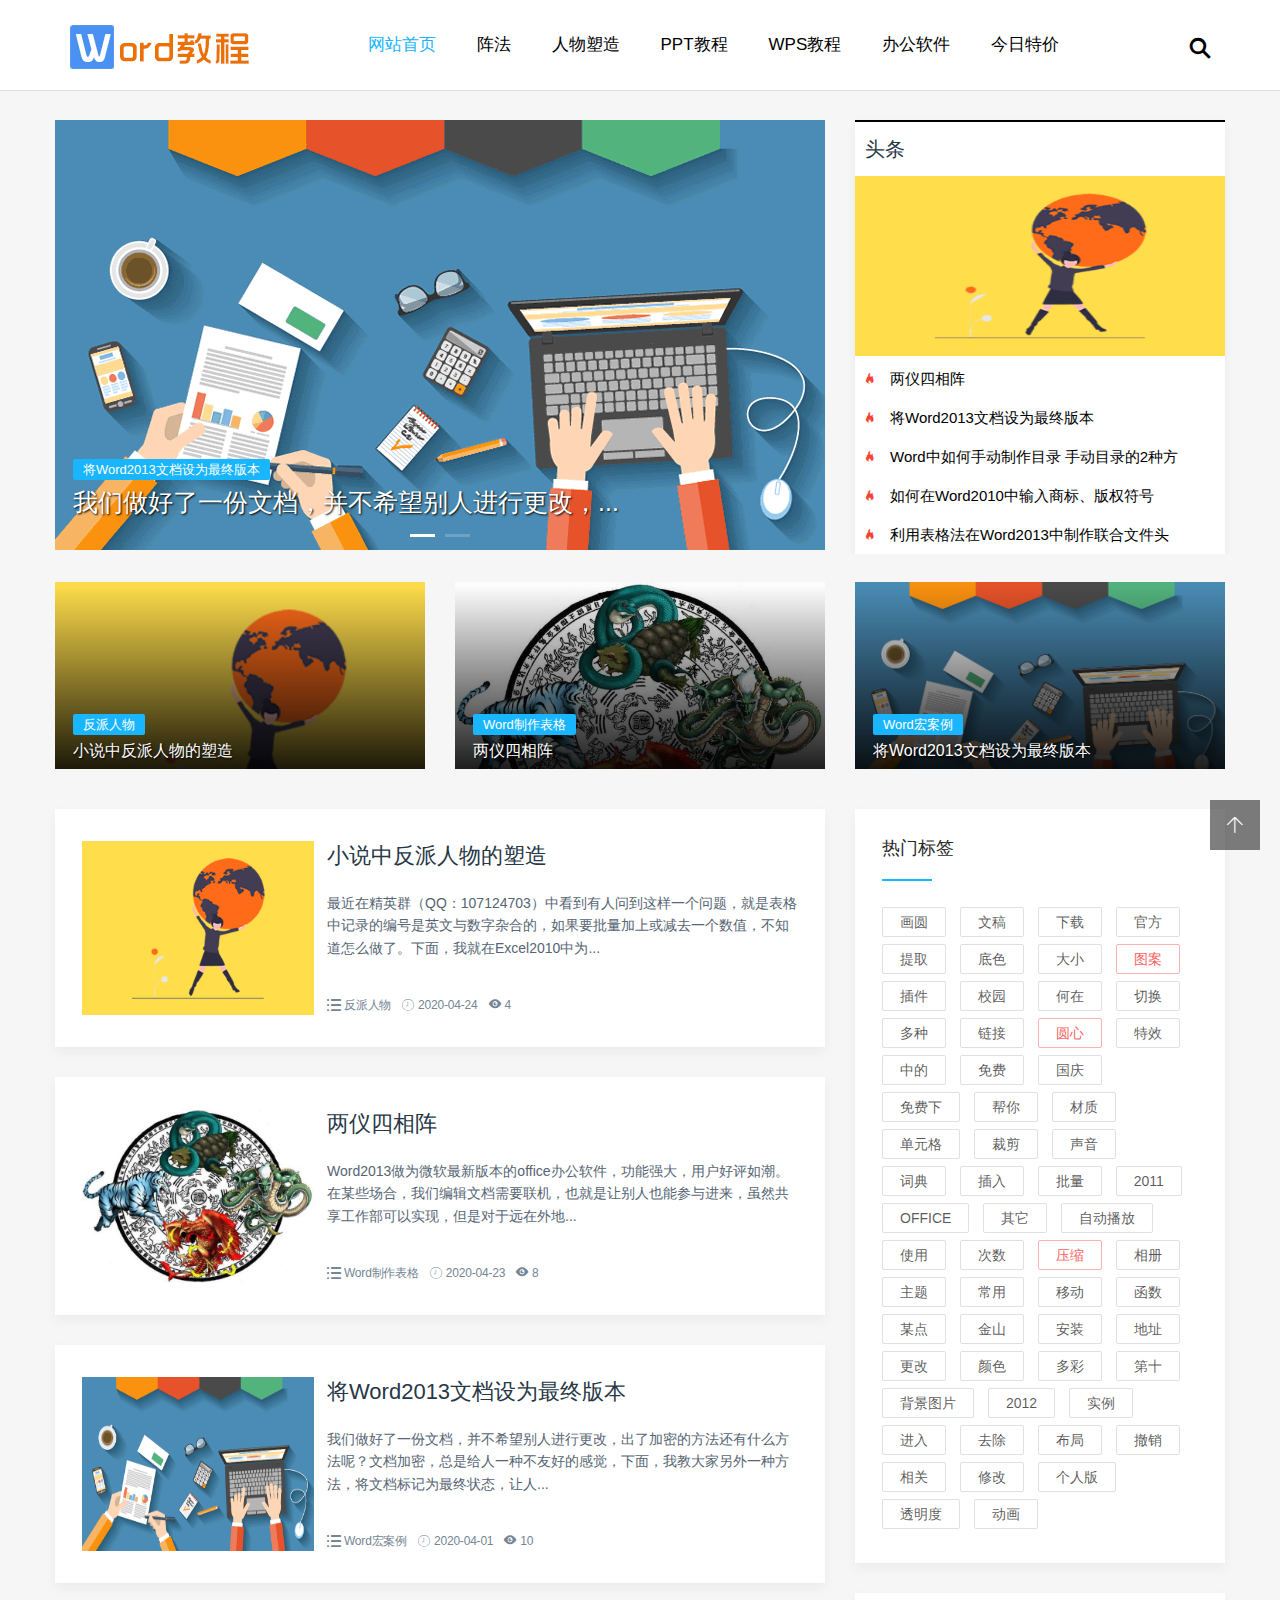
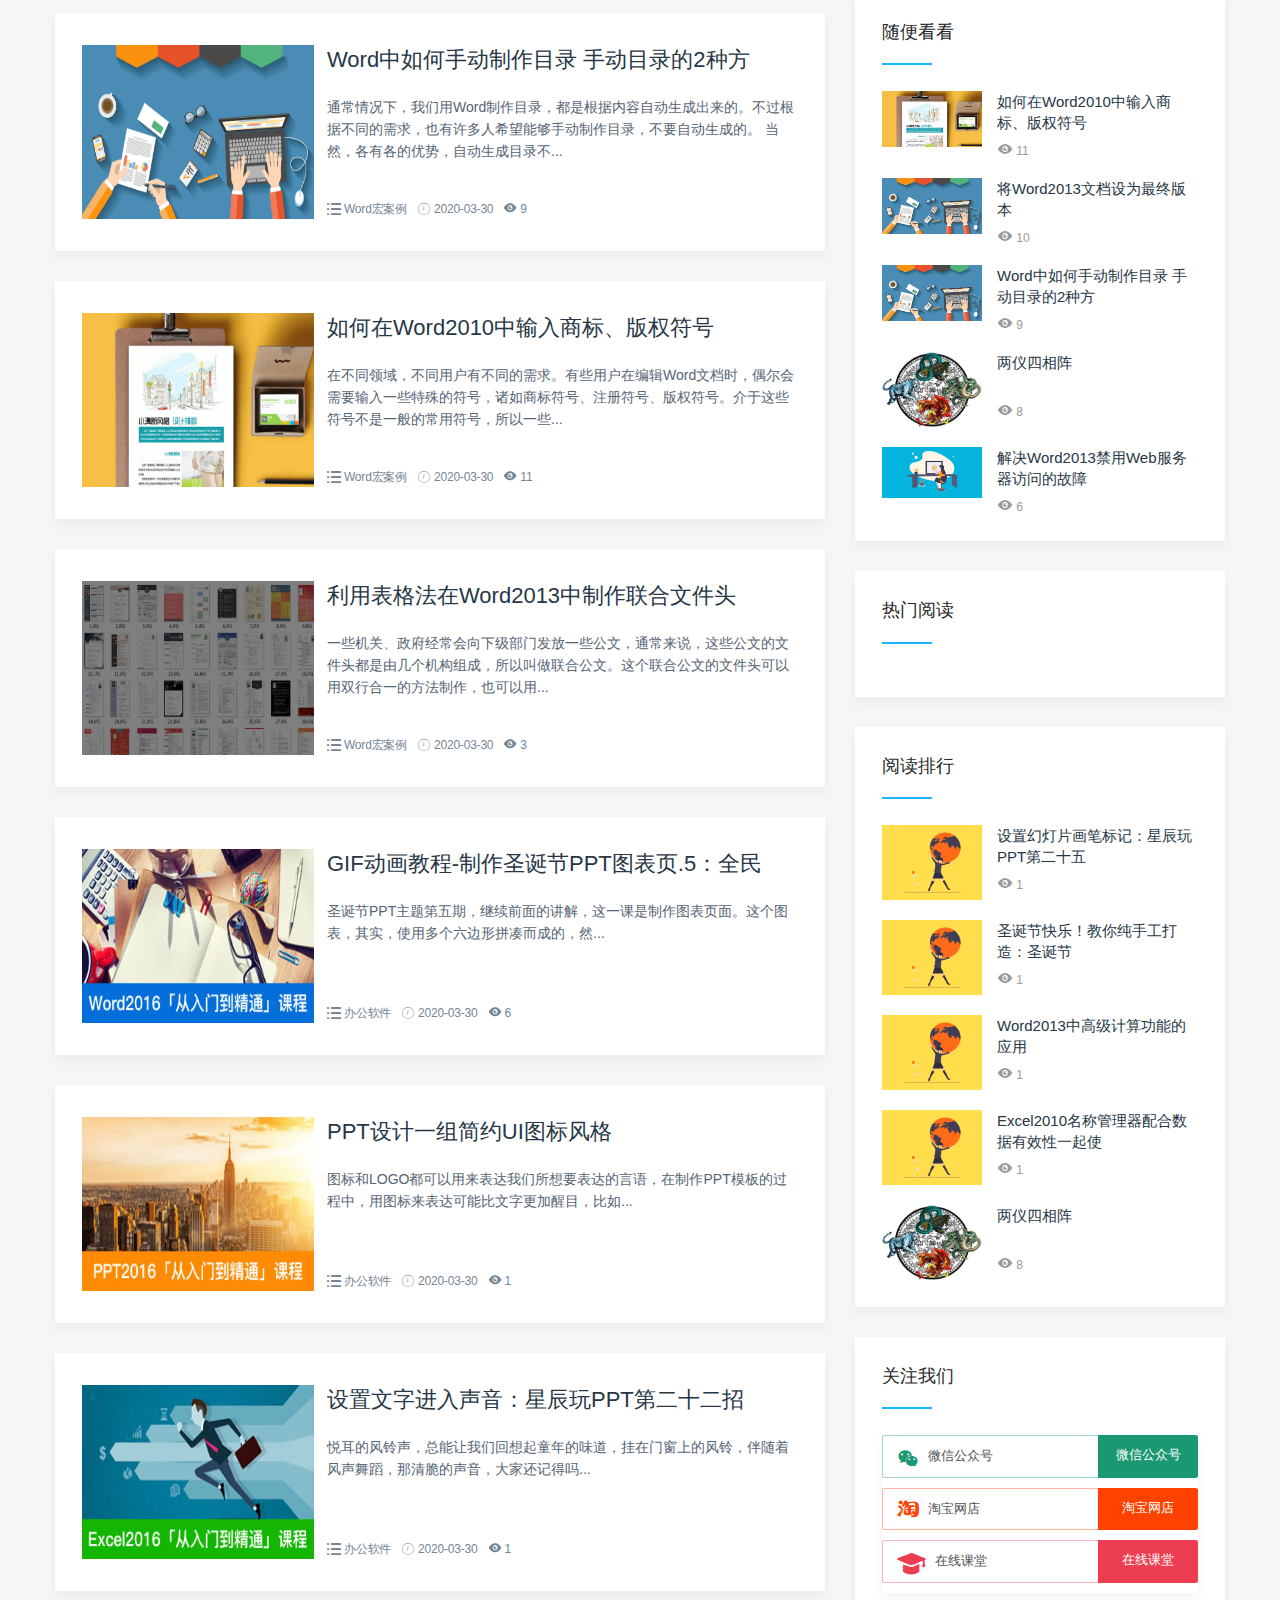
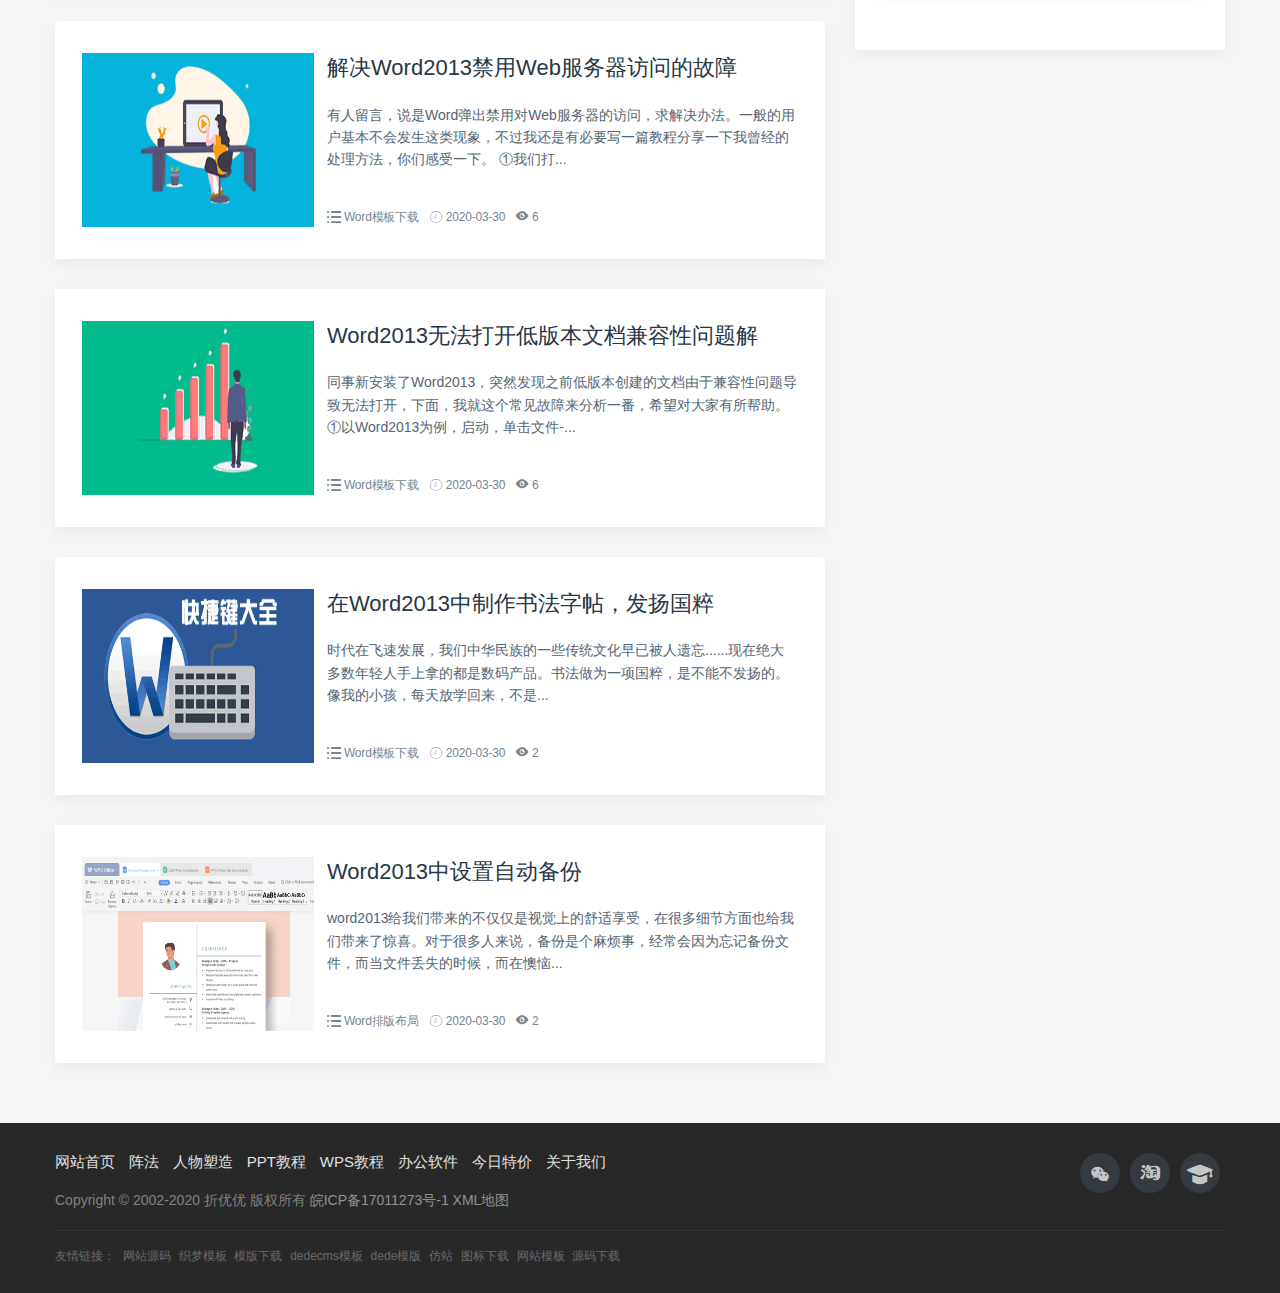
<file: whale/src/main/resources/static/index.html>
<!doctype html>
<html>
<head>
<meta charset="utf-8">
<meta name="viewport" content="initial-scale=1.0,user-scalable=no,maximum-scale=1,width=device-width">
<meta http-equiv="Cache-Control" content="no-transform" />
<meta http-equiv="Cache-Control" content="no-siteapp" />
<meta name="applicable-device" content="pc,mobile">
<meta name="author" content="order by">
<title>折优优</title>
<meta name="keywords" content="" />
<meta name="description" content="折优优 网站定制，wordpress模板" />
<link href="css/swiper.min.css" rel="stylesheet" type="text/css">
<link href="css/mian.css" rel="stylesheet" type="text/css">
<link rel="stylesheet" href="css/iconfont.css">
</head>
<body>
<div class="topmenu" id="tophead">
  <div class="wrap">
    <div id="mobilemenu"></div>
    <div class="mask"></div>
    <div class="logo"><a href='javascript:0'><img src="images/logo.jpg" alt="折优优" width="280" height="70"></a></div>
    <div class="menu">
      <ul id="nav">
        <li class="closex"><i class="iconfont icon-guanbi"></i></li>
        <li class="mainlevel"><a  class='hover'href="/">网站首页</a></li>
        
        <li class="mainlevel"><a href='javascript:0'>阵法</a></li>
        
        <li class="mainlevel"><a href='javascript:0'>人物塑造</a></li>
        
        <li class="mainlevel"><a href='javascript:0'>PPT教程</a></li>
        
        <li class="mainlevel"><a href='javascript:0'>WPS教程</a></li>
        
        <li class="mainlevel"><a href='javascript:0'>办公软件</a></li>
        
        <li class="mainlevel"><a href='javascript:0'>今日特价</a></li>
        
        <div class="clear"></div>
      </ul>
    </div>
    <div class="search"><i class="iconfont icon-sousuo"></i></div>
  </div>
</div>

<div class="main">
  <div class="wrap">
    <div class="row">
      <div class="banner">
        <div class="swiper-container">
          <div class="swiper-wrapper"> <div class="swiper-slide" style="background-image:url(images/1-2003301I501459.gif)"><a href='javascript:0' title="将Word2013文档设为最终版本">
              <div class="title"><span>将Word2013文档设为最终版本</span>
                <h3 class="f20">我们做好了一份文档，并不希望别人进行更改，...</h3>
              </div>
              </a> </div>
<div class="swiper-slide" style="background-image:url(images/1-2003301I444191.jpg)"><a href='javascript:0' title="利用表格法在Word2013中制作联合文件头">
              <div class="title"><span>利用表格法在Word2013中制作联合文件头</span>
                <h3 class="f20">一些机关、政府经常会向下级部门发放一些公文...</h3>
              </div>
              </a> </div>
 </div>
          <div class="swiper-pagination"></div>
          <div class="swiper-button-prev"></div>
          <div class="swiper-button-next"></div>
        </div>
      </div>
      <div class="top-news">
        <div class="top-news-box">
          <h2>头条</h2>
          <div class="top-img"><a href='javascript:0'><img src="images/15U55RJL560-54193.gif" alt="小说中反派人物的塑造" width="370" height="180"></a> </div>

          <div class="top-box">
            <ul class="topnews">
              <li><a href='javascript:0'><i class="iconfont icon-huoyan red"></i>两仪四相阵</a></li>
<li><a href='javascript:0'><i class="iconfont icon-huoyan red"></i>将Word2013文档设为最终版本</a></li>
<li><a href='javascript:0'><i class="iconfont icon-huoyan red"></i>Word中如何手动制作目录 手动目录的2种方</a></li>
<li><a href='javascript:0'><i class="iconfont icon-huoyan red"></i>如何在Word2010中输入商标、版权符号</a></li>
<li><a href='javascript:0'><i class="iconfont icon-huoyan red"></i>利用表格法在Word2013中制作联合文件头</a></li>

            </ul>
          </div>
        </div>
      </div>
    </div>
  </div>
</div>
<div class="hotnews">
  <div class="wrap">
    <div class="row"> <div class="hotnewlist"> <a href='javascript:0' target="_blank">
        <div class="hotdiv" style="background-image:url(images/15U55RJL560-54193.gif)">
          <div class="overlay"></div>
          <div class="title"><span>反派人物</span>
            <h3>小说中反派人物的塑造</h3>
          </div>
        </div>
        </a> </div>
<div class="hotnewlist"> <a href='javascript:0' target="_blank">
        <div class="hotdiv" style="background-image:url(images/1-2004231023592G.jpg)">
          <div class="overlay"></div>
          <div class="title"><span>Word制作表格</span>
            <h3>两仪四相阵</h3>
          </div>
        </div>
        </a> </div>
<div class="hotnewlist"> <a href='javascript:0' target="_blank">
        <div class="hotdiv" style="background-image:url(images/1-2003301I501459.gif)">
          <div class="overlay"></div>
          <div class="title"><span>Word宏案例</span>
            <h3>将Word2013文档设为最终版本</h3>
          </div>
        </div>
        </a> </div>
 </div>
  </div>
</div>
<div class="mainbody">
  <div class="wrap">
    <div class="row">
      <div class="left">
        <div class="article_box"> <div class="items">
            <div class="content-box">
              <div class="posts-gallery-img"><a href='javascript:0'><img class="thumbnail" src="images/15U55RJL560-54193.gif" alt="小说中反派人物的塑造"></a> </div>
              <div class="posts-gallery-content">
                <h2><a href='javascript:0' target="_blank">小说中反派人物的塑造</a></h2>
                <div class="posts-gallery-text">最近在精英群（QQ：107124703）中看到有人问到这样一个问题，就是表格中记录的编号是英文与数字杂合的，如果要批量加上或减去一个数值，不知道怎么做了。下面，我就在Excel2010中为...</div>
                <div class="posts-default-info posts-gallery-info">
                  <ul>
                    <li class="ico-cat"><i class="iconfont icon-liebiao"></i> <a href='javascript:0' target="_blank">反派人物</a></li>
                    <li class="ico-time"><i class="iconfont icon-iconfontshijian"></i> 2020-04-24</li>
                    <li class="ico-eye"><i class="iconfont icon-yanjing1"></i> 4</li>
                  </ul>
                </div>
              </div>
            </div>
          </div>
<div class="items">
            <div class="content-box">
              <div class="posts-gallery-img"><a href='javascript:0'><img class="thumbnail" src="images/1-2004231023592G.jpg" alt="两仪四相阵"></a> </div>
              <div class="posts-gallery-content">
                <h2><a href='javascript:0' target="_blank">两仪四相阵</a></h2>
                <div class="posts-gallery-text">Word2013做为微软最新版本的office办公软件，功能强大，用户好评如潮。在某些场合，我们编辑文档需要联机，也就是让别人也能参与进来，虽然共享工作部可以实现，但是对于远在外地...</div>
                <div class="posts-default-info posts-gallery-info">
                  <ul>
                    <li class="ico-cat"><i class="iconfont icon-liebiao"></i> <a href='javascript:0' target="_blank">Word制作表格</a></li>
                    <li class="ico-time"><i class="iconfont icon-iconfontshijian"></i> 2020-04-23</li>
                    <li class="ico-eye"><i class="iconfont icon-yanjing1"></i> 8</li>
                  </ul>
                </div>
              </div>
            </div>
          </div>
<div class="items">
            <div class="content-box">
              <div class="posts-gallery-img"><a href='javascript:0'><img class="thumbnail" src="images/1-2003301I501459.gif" alt="将Word2013文档设为最终版本"></a> </div>
              <div class="posts-gallery-content">
                <h2><a href='javascript:0' target="_blank">将Word2013文档设为最终版本</a></h2>
                <div class="posts-gallery-text">我们做好了一份文档，并不希望别人进行更改，出了加密的方法还有什么方法呢？文档加密，总是给人一种不友好的感觉，下面，我教大家另外一种方法，将文档标记为最终状态，让人...</div>
                <div class="posts-default-info posts-gallery-info">
                  <ul>
                    <li class="ico-cat"><i class="iconfont icon-liebiao"></i> <a href='javascript:0' target="_blank">Word宏案例</a></li>
                    <li class="ico-time"><i class="iconfont icon-iconfontshijian"></i> 2020-04-01</li>
                    <li class="ico-eye"><i class="iconfont icon-yanjing1"></i> 10</li>
                  </ul>
                </div>
              </div>
            </div>
          </div>
<div class="items">
            <div class="content-box">
              <div class="posts-gallery-img"><a href='javascript:0'><img class="thumbnail" src="images/15U55TA46210-143O0.gif" alt="Word中如何手动制作目录 手动目录的2种方"></a> </div>
              <div class="posts-gallery-content">
                <h2><a href='javascript:0' target="_blank">Word中如何手动制作目录 手动目录的2种方</a></h2>
                <div class="posts-gallery-text">通常情况下，我们用Word制作目录，都是根据内容自动生成出来的。不过根据不同的需求，也有许多人希望能够手动制作目录，不要自动生成的。 当然，各有各的优势，自动生成目录不...</div>
                <div class="posts-default-info posts-gallery-info">
                  <ul>
                    <li class="ico-cat"><i class="iconfont icon-liebiao"></i> <a href='javascript:0' target="_blank">Word宏案例</a></li>
                    <li class="ico-time"><i class="iconfont icon-iconfontshijian"></i> 2020-03-30</li>
                    <li class="ico-eye"><i class="iconfont icon-yanjing1"></i> 9</li>
                  </ul>
                </div>
              </div>
            </div>
          </div>
<div class="items">
            <div class="content-box">
              <div class="posts-gallery-img"><a href='javascript:0'><img class="thumbnail" src="images/15U55TF2c10-193Z9.jpg" alt="如何在Word2010中输入商标、版权符号"></a> </div>
              <div class="posts-gallery-content">
                <h2><a href='javascript:0' target="_blank">如何在Word2010中输入商标、版权符号</a></h2>
                <div class="posts-gallery-text">在不同领域，不同用户有不同的需求。有些用户在编辑Word文档时，偶尔会需要输入一些特殊的符号，诸如商标符号、注册符号、版权符号。介于这些符号不是一般的常用符号，所以一些...</div>
                <div class="posts-default-info posts-gallery-info">
                  <ul>
                    <li class="ico-cat"><i class="iconfont icon-liebiao"></i> <a href='javascript:0' target="_blank">Word宏案例</a></li>
                    <li class="ico-time"><i class="iconfont icon-iconfontshijian"></i> 2020-03-30</li>
                    <li class="ico-eye"><i class="iconfont icon-yanjing1"></i> 11</li>
                  </ul>
                </div>
              </div>
            </div>
          </div>
<div class="items">
            <div class="content-box">
              <div class="posts-gallery-img"><a href='javascript:0'><img class="thumbnail" src="images/1-2003301I444191.jpg" alt="利用表格法在Word2013中制作联合文件头"></a> </div>
              <div class="posts-gallery-content">
                <h2><a href='javascript:0' target="_blank">利用表格法在Word2013中制作联合文件头</a></h2>
                <div class="posts-gallery-text">一些机关、政府经常会向下级部门发放一些公文，通常来说，这些公文的文件头都是由几个机构组成，所以叫做联合公文。这个联合公文的文件头可以用双行合一的方法制作，也可以用...</div>
                <div class="posts-default-info posts-gallery-info">
                  <ul>
                    <li class="ico-cat"><i class="iconfont icon-liebiao"></i> <a href='javascript:0' target="_blank">Word宏案例</a></li>
                    <li class="ico-time"><i class="iconfont icon-iconfontshijian"></i> 2020-03-30</li>
                    <li class="ico-eye"><i class="iconfont icon-yanjing1"></i> 3</li>
                  </ul>
                </div>
              </div>
            </div>
          </div>
<div class="items">
            <div class="content-box">
              <div class="posts-gallery-img"><a href='javascript:0'><img class="thumbnail" src="images/1-2003301JG1X9.jpg" alt="GIF动画教程-制作圣诞节PPT图表页.5：全民"></a> </div>
              <div class="posts-gallery-content">
                <h2><a href='javascript:0' target="_blank">GIF动画教程-制作圣诞节PPT图表页.5：全民</a></h2>
                <div class="posts-gallery-text"> 圣诞节PPT主题第五期，继续前面的讲解，这一课是制作图表页面。这个图表，其实，使用多个六边形拼凑而成的，然...</div>
                <div class="posts-default-info posts-gallery-info">
                  <ul>
                    <li class="ico-cat"><i class="iconfont icon-liebiao"></i> <a href='javascript:0' target="_blank">办公软件</a></li>
                    <li class="ico-time"><i class="iconfont icon-iconfontshijian"></i> 2020-03-30</li>
                    <li class="ico-eye"><i class="iconfont icon-yanjing1"></i> 6</li>
                  </ul>
                </div>
              </div>
            </div>
          </div>
<div class="items">
            <div class="content-box">
              <div class="posts-gallery-img"><a href='javascript:0'><img class="thumbnail" src="images/1-2003301J641447.jpg" alt="PPT设计一组简约UI图标风格"></a> </div>
              <div class="posts-gallery-content">
                <h2><a href='javascript:0' target="_blank">PPT设计一组简约UI图标风格</a></h2>
                <div class="posts-gallery-text"> 图标和LOGO都可以用来表达我们所想要表达的言语，在制作PPT模板的过程中，用图标来表达可能比文字更加醒目，比如...</div>
                <div class="posts-default-info posts-gallery-info">
                  <ul>
                    <li class="ico-cat"><i class="iconfont icon-liebiao"></i> <a href='javascript:0' target="_blank">办公软件</a></li>
                    <li class="ico-time"><i class="iconfont icon-iconfontshijian"></i> 2020-03-30</li>
                    <li class="ico-eye"><i class="iconfont icon-yanjing1"></i> 1</li>
                  </ul>
                </div>
              </div>
            </div>
          </div>
<div class="items">
            <div class="content-box">
              <div class="posts-gallery-img"><a href='javascript:0'><img class="thumbnail" src="images/1-2003301J621323.jpg" alt="设置文字进入声音：星辰玩PPT第二十二招"></a> </div>
              <div class="posts-gallery-content">
                <h2><a href='javascript:0' target="_blank">设置文字进入声音：星辰玩PPT第二十二招</a></h2>
                <div class="posts-gallery-text"> 悦耳的风铃声，总能让我们回想起童年的味道，挂在门窗上的风铃，伴随着风声舞蹈，那清脆的声音，大家还记得吗...</div>
                <div class="posts-default-info posts-gallery-info">
                  <ul>
                    <li class="ico-cat"><i class="iconfont icon-liebiao"></i> <a href='javascript:0' target="_blank">办公软件</a></li>
                    <li class="ico-time"><i class="iconfont icon-iconfontshijian"></i> 2020-03-30</li>
                    <li class="ico-eye"><i class="iconfont icon-yanjing1"></i> 1</li>
                  </ul>
                </div>
              </div>
            </div>
          </div>
<div class="items">
            <div class="content-box">
              <div class="posts-gallery-img"><a href='javascript:0'><img class="thumbnail" src="images/1-2003301J031R1.gif" alt="解决Word2013禁用Web服务器访问的故障"></a> </div>
              <div class="posts-gallery-content">
                <h2><a href='javascript:0' target="_blank">解决Word2013禁用Web服务器访问的故障</a></h2>
                <div class="posts-gallery-text">有人留言，说是Word弹出禁用对Web服务器的访问，求解决办法。一般的用户基本不会发生这类现象，不过我还是有必要写一篇教程分享一下我曾经的处理方法，你们感受一下。 ①我们打...</div>
                <div class="posts-default-info posts-gallery-info">
                  <ul>
                    <li class="ico-cat"><i class="iconfont icon-liebiao"></i> <a href='javascript:0' target="_blank">Word模板下载</a></li>
                    <li class="ico-time"><i class="iconfont icon-iconfontshijian"></i> 2020-03-30</li>
                    <li class="ico-eye"><i class="iconfont icon-yanjing1"></i> 6</li>
                  </ul>
                </div>
              </div>
            </div>
          </div>
<div class="items">
            <div class="content-box">
              <div class="posts-gallery-img"><a href='javascript:0'><img class="thumbnail" src="images/1-2003301J014420.gif" alt="Word2013无法打开低版本文档兼容性问题解"></a> </div>
              <div class="posts-gallery-content">
                <h2><a href='javascript:0' target="_blank">Word2013无法打开低版本文档兼容性问题解</a></h2>
                <div class="posts-gallery-text">同事新安装了Word2013，突然发现之前低版本创建的文档由于兼容性问题导致无法打开，下面，我就这个常见故障来分析一番，希望对大家有所帮助。 ①以Word2013为例，启动，单击文件-...</div>
                <div class="posts-default-info posts-gallery-info">
                  <ul>
                    <li class="ico-cat"><i class="iconfont icon-liebiao"></i> <a href='javascript:0' target="_blank">Word模板下载</a></li>
                    <li class="ico-time"><i class="iconfont icon-iconfontshijian"></i> 2020-03-30</li>
                    <li class="ico-eye"><i class="iconfont icon-yanjing1"></i> 6</li>
                  </ul>
                </div>
              </div>
            </div>
          </div>
<div class="items">
            <div class="content-box">
              <div class="posts-gallery-img"><a href='javascript:0'><img class="thumbnail" src="images/1-2003301I9423I.gif" alt="在Word2013中制作书法字帖，发扬国粹"></a> </div>
              <div class="posts-gallery-content">
                <h2><a href='javascript:0' target="_blank">在Word2013中制作书法字帖，发扬国粹</a></h2>
                <div class="posts-gallery-text">时代在飞速发展，我们中华民族的一些传统文化早已被人遗忘......现在绝大多数年轻人手上拿的都是数码产品。书法做为一项国粹，是不能不发扬的。像我的小孩，每天放学回来，不是...</div>
                <div class="posts-default-info posts-gallery-info">
                  <ul>
                    <li class="ico-cat"><i class="iconfont icon-liebiao"></i> <a href='javascript:0' target="_blank">Word模板下载</a></li>
                    <li class="ico-time"><i class="iconfont icon-iconfontshijian"></i> 2020-03-30</li>
                    <li class="ico-eye"><i class="iconfont icon-yanjing1"></i> 2</li>
                  </ul>
                </div>
              </div>
            </div>
          </div>
<div class="items">
            <div class="content-box">
              <div class="posts-gallery-img"><a href='javascript:0'><img class="thumbnail" src="images/1-2003301IJ9E6.gif" alt="Word2013中设置自动备份"></a> </div>
              <div class="posts-gallery-content">
                <h2><a href='javascript:0' target="_blank">Word2013中设置自动备份</a></h2>
                <div class="posts-gallery-text">word2013给我们带来的不仅仅是视觉上的舒适享受，在很多细节方面也给我们带来了惊喜。对于很多人来说，备份是个麻烦事，经常会因为忘记备份文件，而当文件丢失的时候，而在懊恼...</div>
                <div class="posts-default-info posts-gallery-info">
                  <ul>
                    <li class="ico-cat"><i class="iconfont icon-liebiao"></i> <a href='javascript:0' target="_blank">Word排版布局</a></li>
                    <li class="ico-time"><i class="iconfont icon-iconfontshijian"></i> 2020-03-30</li>
                    <li class="ico-eye"><i class="iconfont icon-yanjing1"></i> 2</li>
                  </ul>
                </div>
              </div>
            </div>
          </div>
 </div>
      </div>
      <!-- 右侧 --> 
      <div class="right">
  <div class="widget">
    <h3><span>热门标签</span></h3>
    <div class="widge_tags">
      <div class="tag-items">  <a href='javascript:0'>画圆</a>  <a href='javascript:0'>文稿</a>  <a href='javascript:0'>下载</a>  <a href='javascript:0'>官方</a>  <a href='javascript:0'>提取</a>  <a href='javascript:0'>底色</a>  <a href='javascript:0'>大小</a>  <a href='javascript:0'>图案</a>  <a href='javascript:0'>插件</a>  <a href='javascript:0'>校园</a>  <a href='javascript:0'>何在</a>  <a href='javascript:0'>切换</a>  <a href='javascript:0'>多种</a>  <a href='javascript:0'>链接</a>  <a href='javascript:0'>圆心</a>  <a href='javascript:0'>特效</a>  <a href='javascript:0'>中的</a>  <a href='javascript:0'>免费</a>  <a href='javascript:0'>国庆</a>  <a href='javascript:0'>免费下</a>  <a href='javascript:0'>帮你</a>  <a href='javascript:0'>材质</a>  <a href='javascript:0'>单元格</a>  <a href='javascript:0'>裁剪</a>  <a href='javascript:0'>声音</a>  <a href='javascript:0'>词典</a>  <a href='javascript:0'>插入</a>  <a href='javascript:0'>批量</a>  <a href='javascript:0'>2011</a>  <a href='javascript:0'>Office</a>  <a href='javascript:0'>其它</a>  <a href='javascript:0'>自动播放</a>  <a href='javascript:0'>使用</a>  <a href='javascript:0'>次数</a>  <a href='javascript:0'>压缩</a>  <a href='javascript:0'>相册</a>  <a href='javascript:0'>主题</a>  <a href='javascript:0'>常用</a>  <a href='javascript:0'>移动</a>  <a href='javascript:0'>函数</a>  <a href='javascript:0'>某点</a>  <a href='javascript:0'>金山</a>  <a href='javascript:0'>安装</a>  <a href='javascript:0'>地址</a>  <a href='javascript:0'>更改</a>  <a href='javascript:0'>颜色</a>  <a href='javascript:0'>多彩</a>  <a href='javascript:0'>第十</a>  <a href='javascript:0'>背景图片</a>  <a href='javascript:0'>2012</a>  <a href='javascript:0'>实例</a>  <a href='javascript:0'>进入</a>  <a href='javascript:0'>去除</a>  <a href='javascript:0'>布局</a>  <a href='javascript:0'>撤销</a>  <a href='javascript:0'>相关</a>  <a href='javascript:0'>修改</a>  <a href='javascript:0'>个人版</a>  <a href='javascript:0'>透明度</a>  <a href='javascript:0'>动画</a>  </div>
    </div>
  </div>
  <div class="widget">
    <h3><span>随便看看</span></h3>
    <ul class="recent-posts-widget">
      <li>
        <div class="recent-posts-img"><a href='javascript:0'><img src="images/15U55TF2c10-193Z9.jpg" class="thumbnail" alt="如何在Word2010中输入商标、版权符号"></a></div>
        <div class="recent-posts-title">
          <h4 class="tit"><a href='javascript:0'>如何在Word2010中输入商标、版权符号</a></h4>
          <span class="info"><i class="iconfont icon-yanjing1"></i> 11</span> </div>
      </li>
<li>
        <div class="recent-posts-img"><a href='javascript:0'><img src="images/1-2003301I501459.gif" class="thumbnail" alt="将Word2013文档设为最终版本"></a></div>
        <div class="recent-posts-title">
          <h4 class="tit"><a href='javascript:0'>将Word2013文档设为最终版本</a></h4>
          <span class="info"><i class="iconfont icon-yanjing1"></i> 10</span> </div>
      </li>
<li>
        <div class="recent-posts-img"><a href='javascript:0'><img src="images/15U55TA46210-143O0.gif" class="thumbnail" alt="Word中如何手动制作目录 手动目录的2种方"></a></div>
        <div class="recent-posts-title">
          <h4 class="tit"><a href='javascript:0'>Word中如何手动制作目录 手动目录的2种方</a></h4>
          <span class="info"><i class="iconfont icon-yanjing1"></i> 9</span> </div>
      </li>
<li>
        <div class="recent-posts-img"><a href='javascript:0'><img src="images/1-2004231023592G.jpg" class="thumbnail" alt="两仪四相阵"></a></div>
        <div class="recent-posts-title">
          <h4 class="tit"><a href='javascript:0'>两仪四相阵</a></h4>
          <span class="info"><i class="iconfont icon-yanjing1"></i> 8</span> </div>
      </li>
<li>
        <div class="recent-posts-img"><a href='javascript:0'><img src="images/1-2003301J031R1.gif" class="thumbnail" alt="解决Word2013禁用Web服务器访问的故障"></a></div>
        <div class="recent-posts-title">
          <h4 class="tit"><a href='javascript:0'>解决Word2013禁用Web服务器访问的故障</a></h4>
          <span class="info"><i class="iconfont icon-yanjing1"></i> 6</span> </div>
      </li>

    </ul>
  </div>
  <div class="widget">
    <h3><span>热门阅读</span></h3>
    <ul class="hot-article">
      
    </ul>
  </div>
  <div class="widget">
    <h3><span>阅读排行</span></h3>
    <ul class="recent-posts-widget">
      <li>
        <div class="recent-posts-img"><a href='javascript:0'><img src="images/15U55RJL560-54193.gif" class="thumbnail" alt="设置幻灯片画笔标记：星辰玩PPT第二十五"></a></div>
        <div class="recent-posts-title">
          <h4 class="tit"><a href='javascript:0'>设置幻灯片画笔标记：星辰玩PPT第二十五</a></h4>
          <span class="info"><i class="iconfont icon-yanjing1"></i> 1</span> </div>
      </li>
<li>
        <div class="recent-posts-img"><a href='javascript:0'><img src="images/15U55RJL560-54193.gif" class="thumbnail" alt="圣诞节快乐！教你纯手工打造：圣诞节"></a></div>
        <div class="recent-posts-title">
          <h4 class="tit"><a href='javascript:0'>圣诞节快乐！教你纯手工打造：圣诞节</a></h4>
          <span class="info"><i class="iconfont icon-yanjing1"></i> 1</span> </div>
      </li>
<li>
        <div class="recent-posts-img"><a href='javascript:0'><img src="images/15U55RJL560-54193.gif" class="thumbnail" alt="Word2013中高级计算功能的应用"></a></div>
        <div class="recent-posts-title">
          <h4 class="tit"><a href='javascript:0'>Word2013中高级计算功能的应用</a></h4>
          <span class="info"><i class="iconfont icon-yanjing1"></i> 1</span> </div>
      </li>
<li>
        <div class="recent-posts-img"><a href='javascript:0'><img src="images/15U55RJL560-54193.gif" class="thumbnail" alt="Excel2010名称管理器配合数据有效性一起使"></a></div>
        <div class="recent-posts-title">
          <h4 class="tit"><a href='javascript:0'>Excel2010名称管理器配合数据有效性一起使</a></h4>
          <span class="info"><i class="iconfont icon-yanjing1"></i> 1</span> </div>
      </li>
<li>
        <div class="recent-posts-img"><a href='javascript:0'><img src="images/1-2004231023592G.jpg" class="thumbnail" alt="两仪四相阵"></a></div>
        <div class="recent-posts-title">
          <h4 class="tit"><a href='javascript:0'>两仪四相阵</a></h4>
          <span class="info"><i class="iconfont icon-yanjing1"></i> 8</span> </div>
      </li>

    </ul>
  </div>
  <div class="widget">
    <h3><span>关注我们</span></h3>
    <div class="attentionus">
      <ul class="items clearfix">
        <span class="social-widget-link social-link-wechat"> <span class="social-widget-link-count"><i class="iconfont icon-iconfontmoban"></i>微信公众号</span> <span class="social-widget-link-title">微信公众号</span> <a id="tooltip-s-weixin" href="javascript:void(0);"></a> </span> <span class="social-widget-link social-link-taobao-wangxiao"> <span class="social-widget-link-count"><i class="iconfont icon-taobao1"></i>淘宝网店</span> <span class="social-widget-link-title">淘宝网店</span> <a href='javascript:0' target="_blank" rel="nofollow"></a> </span> <span class="social-widget-link social-link-ketang"> <span class="social-widget-link-count"><i class="iconfont icon-xuexi"></i>在线课堂</span> <span class="social-widget-link-title">在线课堂</span> <a href='javascript:0' target="_blank" rel="nofollow"></a> </span>
      </ul>
    </div>
  </div>
</div>
 </div>
  </div>
</div>
<div class="footer">
  <div class="wrap">
    <div class="social-footer"> <a id="tooltip-f-weixin" class="wxii" href="javascript:void(0);"><i class="iconfont icon-iconfontmoban"></i></a> <a class="taobaodibu" href="https://www.taobao.com/" target="_blank" rel="nofollow" title="淘宝"><i class="iconfont icon-taobao1"></i></a> <a class="ketangdibu" href="" target="_blank"><i class="iconfont icon-xuexi"></i></a> </div>
    <div class="nav-footer"> <a href='javascript:0'>网站首页</a>  <a href='javascript:0'>阵法</a>  <a href='javascript:0'>人物塑造</a>  <a href='javascript:0'>PPT教程</a>  <a href='javascript:0'>WPS教程</a>  <a href='javascript:0'>办公软件</a>  <a href='javascript:0'>今日特价</a> <a href='javascript:0'>关于我们</a> </div>
    <div class="copyright-footer">
      <p>Copyright &copy; 2002-2020 折优优 版权所有 <a href='javascript:0' target="_blank" rel="nofollow">皖ICP备17011273号-1</a> <a href='javascript:0' target="_blank">XML地图</a></p>
    </div>
    <div class="links-footer"> <span>友情链接：</span>   
	<a href='http://www.tkv5.cn' target='_blank'>网站源码</a>    
	<a href='http://www.tkv5.cn' target='_blank'>织梦模板</a>     
	<a href='http://www.tkv5.cn' target='_blank'>模版下载</a>     
	<a href='http://www.tkv5.cn' target='_blank'>dedecms模板</a>     
	<a href='http://www.tkv5.cn' target='_blank'>dede模版</a>     
	<a href='http://www.tkv5.cn' target='_blank'>仿站</a>     
	<a href='http://www.tkv5.cn' target='_blank'>图标下载</a>     
	<a href='http://www.tkv5.cn' target='_blank'>网站模板</a>     
	<a href='http://www.tkv5.cn' target='_blank'>源码下载</a>    
	</div>
  </div>
</div>
<!-- 返回顶部按钮-->
<div class="backtop" id="backtop"><i class="iconfont icon-xiangshang"></i></div>
<!-- 搜索框-->
<div class="search-box">
  <div class="search-close"><i class="iconfont icon-guanbi"></i></div>
  <div class="search-con">
    <dl class="se">
      <form  name="formsearch" action="/plus/search.php">
        <input type="hidden" name="kwtype" value="0" />
        <dt>
          <input name="q" type="text" class="search-keyword" id="search-keyword" value="输入搜索关键词" onfocus="if(this.value=='输入搜索关键词'){this.value='';}"  onblur="if(this.value==''){this.value='输入搜索关键词';}" />
        </dt>
        <dd>
          <button type="submit"><i class="iconfont icon-sousuo"></i></button>
        </dd>
      </form>
    </dl>
    <div class="search-tips">大家都在搜</div>
    <div class="search-as"> 　<a href='javascript:0'>ppt</a> 　<a href='javascript:0'>word</a> 　<a href='javascript:0'>价值</a> 　<a href='javascript:0'>表格</a> 　<a href='javascript:0'>生成</a> 　<a href='javascript:0'>全自动采集</a> 　<a href='javascript:0'>淘宝</a> 　<a href='javascript:0'>淘宝客</a> 　<a href='javascript:0'>www.ymwears.cn</a>  </div>
  </div>
</div>
<!-- 微信二维码-->
<div class="f-weixin-dropdown">
  <div class="tooltip-weixin-inner">
    <h3>微信公众号</h3>
    <div class="qcode"> <img src="images/follow-weixin.png" width="160" height="160"/> </div>
  </div>
  <i class="iconfont icon-guanbi close_tip"></i> </div>
<script type="text/javascript" src="js/jquery.min.js"></script> 
<script type="text/javascript" src="js/swiper.min.js"></script> 
<script type="text/javascript" src="js/slide.js"></script>
</body>
</html>
</file>
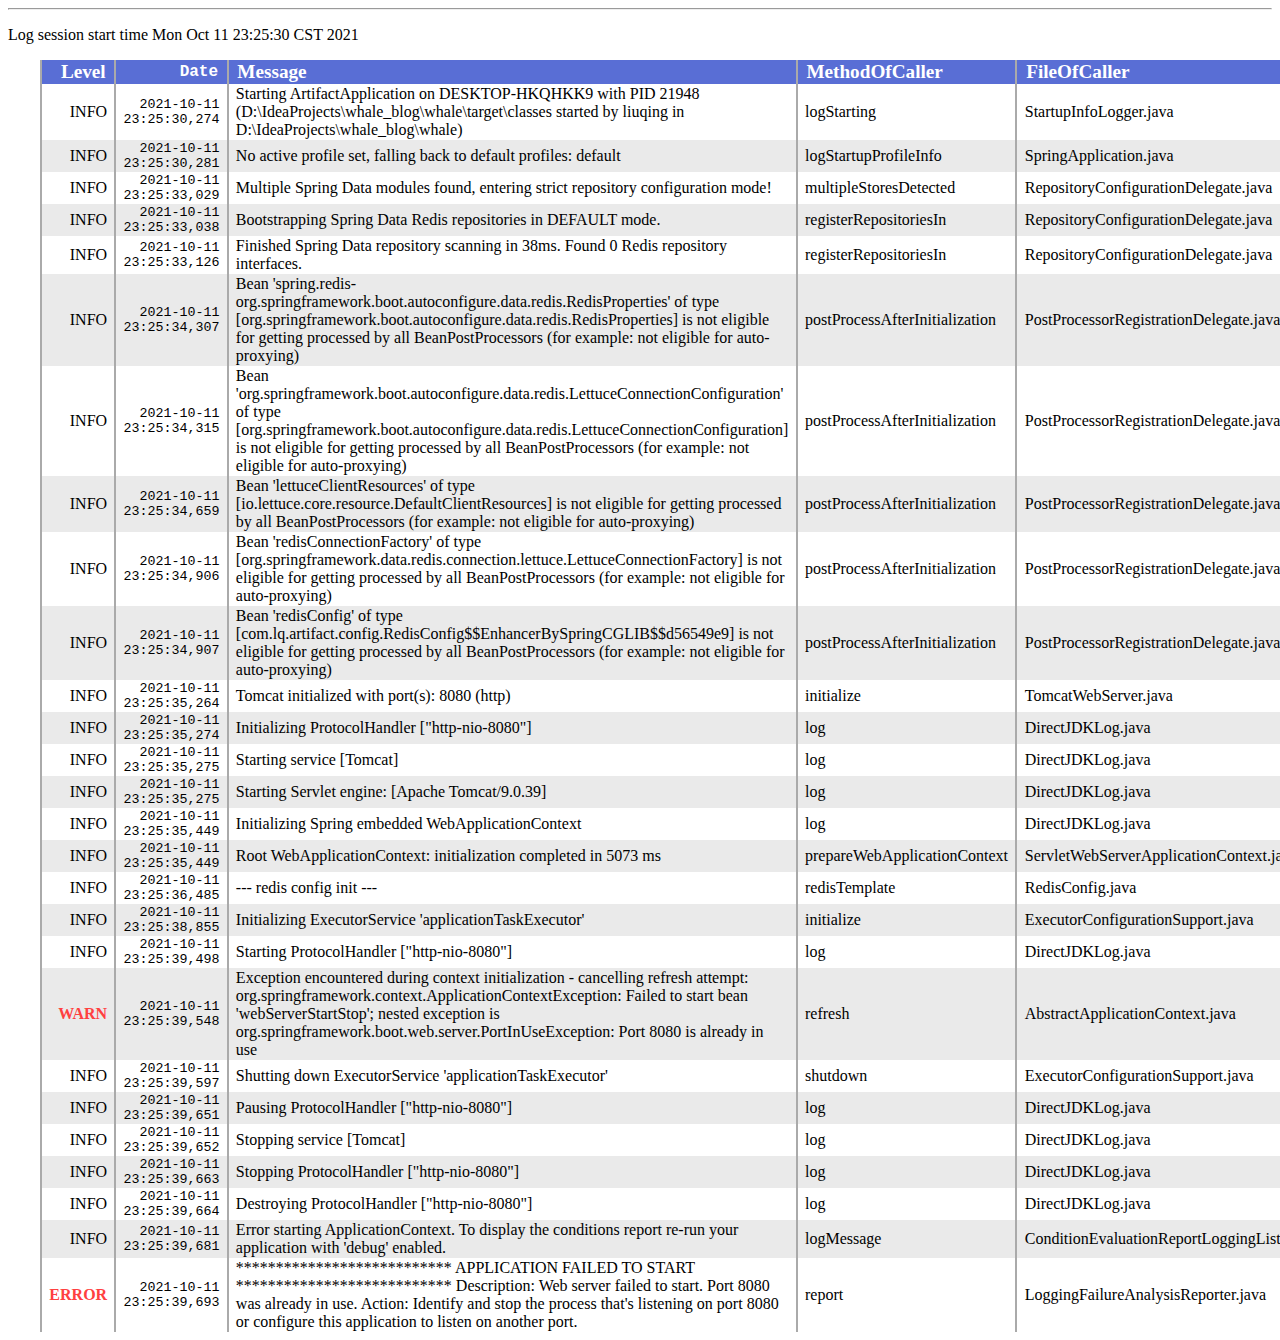
<file: logs/boot-2021-10-11.0.html>
<!DOCTYPE html PUBLIC "-//W3C//DTD XHTML 1.0 Strict//EN" "http://www.w3.org/TR/xhtml1/DTD/xhtml1-strict.dtd">
<html>
  <head>
    <title>Logback Log Messages</title>
<style  type="text/css">
table { margin-left: 2em; margin-right: 2em; border-left: 2px solid #AAA; }
TR.even { background: #FFFFFF; }
TR.odd { background: #EAEAEA; }
TR.warn TD.Level, TR.error TD.Level, TR.fatal TD.Level {font-weight: bold; color: #FF4040 }
TD { padding-right: 1ex; padding-left: 1ex; border-right: 2px solid #AAA; }
TD.Time, TD.Date { text-align: right; font-family: courier, monospace; font-size: smaller; }
TD.Thread { text-align: left; }
TD.Level { text-align: right; }
TD.Logger { text-align: left; }
TR.header { background: #596ED5; color: #FFF; font-weight: bold; font-size: larger; }
TD.Exception { background: #A2AEE8; font-family: courier, monospace;}
</style>

  </head>
<body>
<hr/>
<p>Log session start time Mon Oct 11 23:25:30 CST 2021</p><p></p>

<table cellspacing="0">
<tr class="header">
<td class="Level">Level</td>
<td class="Date">Date</td>
<td class="Message">Message</td>
<td class="MethodOfCaller">MethodOfCaller</td>
<td class="FileOfCaller">FileOfCaller</td>
<td class="LineOfCaller">LineOfCaller</td>
</tr>


<tr class="info even">
<td class="Level">INFO</td>
<td class="Date">2021-10-11 23:25:30,274</td>
<td class="Message">Starting ArtifactApplication on DESKTOP-HKQHKK9 with PID 21948 (D:\IdeaProjects\whale_blog\whale\target\classes started by liuqing in D:\IdeaProjects\whale_blog\whale)</td>
<td class="MethodOfCaller">logStarting</td>
<td class="FileOfCaller">StartupInfoLogger.java</td>
<td class="LineOfCaller">55</td>
</tr>

<tr class="info odd">
<td class="Level">INFO</td>
<td class="Date">2021-10-11 23:25:30,281</td>
<td class="Message">No active profile set, falling back to default profiles: default</td>
<td class="MethodOfCaller">logStartupProfileInfo</td>
<td class="FileOfCaller">SpringApplication.java</td>
<td class="LineOfCaller">651</td>
</tr>

<tr class="info even">
<td class="Level">INFO</td>
<td class="Date">2021-10-11 23:25:33,029</td>
<td class="Message">Multiple Spring Data modules found, entering strict repository configuration mode!</td>
<td class="MethodOfCaller">multipleStoresDetected</td>
<td class="FileOfCaller">RepositoryConfigurationDelegate.java</td>
<td class="LineOfCaller">249</td>
</tr>

<tr class="info odd">
<td class="Level">INFO</td>
<td class="Date">2021-10-11 23:25:33,038</td>
<td class="Message">Bootstrapping Spring Data Redis repositories in DEFAULT mode.</td>
<td class="MethodOfCaller">registerRepositoriesIn</td>
<td class="FileOfCaller">RepositoryConfigurationDelegate.java</td>
<td class="LineOfCaller">127</td>
</tr>

<tr class="info even">
<td class="Level">INFO</td>
<td class="Date">2021-10-11 23:25:33,126</td>
<td class="Message">Finished Spring Data repository scanning in 38ms. Found 0 Redis repository interfaces.</td>
<td class="MethodOfCaller">registerRepositoriesIn</td>
<td class="FileOfCaller">RepositoryConfigurationDelegate.java</td>
<td class="LineOfCaller">187</td>
</tr>

<tr class="info odd">
<td class="Level">INFO</td>
<td class="Date">2021-10-11 23:25:34,307</td>
<td class="Message">Bean &#39;spring.redis-org.springframework.boot.autoconfigure.data.redis.RedisProperties&#39; of type [org.springframework.boot.autoconfigure.data.redis.RedisProperties] is not eligible for getting processed by all BeanPostProcessors (for example: not eligible for auto-proxying)</td>
<td class="MethodOfCaller">postProcessAfterInitialization</td>
<td class="FileOfCaller">PostProcessorRegistrationDelegate.java</td>
<td class="LineOfCaller">335</td>
</tr>

<tr class="info even">
<td class="Level">INFO</td>
<td class="Date">2021-10-11 23:25:34,315</td>
<td class="Message">Bean &#39;org.springframework.boot.autoconfigure.data.redis.LettuceConnectionConfiguration&#39; of type [org.springframework.boot.autoconfigure.data.redis.LettuceConnectionConfiguration] is not eligible for getting processed by all BeanPostProcessors (for example: not eligible for auto-proxying)</td>
<td class="MethodOfCaller">postProcessAfterInitialization</td>
<td class="FileOfCaller">PostProcessorRegistrationDelegate.java</td>
<td class="LineOfCaller">335</td>
</tr>

<tr class="info odd">
<td class="Level">INFO</td>
<td class="Date">2021-10-11 23:25:34,659</td>
<td class="Message">Bean &#39;lettuceClientResources&#39; of type [io.lettuce.core.resource.DefaultClientResources] is not eligible for getting processed by all BeanPostProcessors (for example: not eligible for auto-proxying)</td>
<td class="MethodOfCaller">postProcessAfterInitialization</td>
<td class="FileOfCaller">PostProcessorRegistrationDelegate.java</td>
<td class="LineOfCaller">335</td>
</tr>

<tr class="info even">
<td class="Level">INFO</td>
<td class="Date">2021-10-11 23:25:34,906</td>
<td class="Message">Bean &#39;redisConnectionFactory&#39; of type [org.springframework.data.redis.connection.lettuce.LettuceConnectionFactory] is not eligible for getting processed by all BeanPostProcessors (for example: not eligible for auto-proxying)</td>
<td class="MethodOfCaller">postProcessAfterInitialization</td>
<td class="FileOfCaller">PostProcessorRegistrationDelegate.java</td>
<td class="LineOfCaller">335</td>
</tr>

<tr class="info odd">
<td class="Level">INFO</td>
<td class="Date">2021-10-11 23:25:34,907</td>
<td class="Message">Bean &#39;redisConfig&#39; of type [com.lq.artifact.config.RedisConfig$$EnhancerBySpringCGLIB$$d56549e9] is not eligible for getting processed by all BeanPostProcessors (for example: not eligible for auto-proxying)</td>
<td class="MethodOfCaller">postProcessAfterInitialization</td>
<td class="FileOfCaller">PostProcessorRegistrationDelegate.java</td>
<td class="LineOfCaller">335</td>
</tr>

<tr class="info even">
<td class="Level">INFO</td>
<td class="Date">2021-10-11 23:25:35,264</td>
<td class="Message">Tomcat initialized with port(s): 8080 (http)</td>
<td class="MethodOfCaller">initialize</td>
<td class="FileOfCaller">TomcatWebServer.java</td>
<td class="LineOfCaller">108</td>
</tr>

<tr class="info odd">
<td class="Level">INFO</td>
<td class="Date">2021-10-11 23:25:35,274</td>
<td class="Message">Initializing ProtocolHandler [&quot;http-nio-8080&quot;]</td>
<td class="MethodOfCaller">log</td>
<td class="FileOfCaller">DirectJDKLog.java</td>
<td class="LineOfCaller">173</td>
</tr>

<tr class="info even">
<td class="Level">INFO</td>
<td class="Date">2021-10-11 23:25:35,275</td>
<td class="Message">Starting service [Tomcat]</td>
<td class="MethodOfCaller">log</td>
<td class="FileOfCaller">DirectJDKLog.java</td>
<td class="LineOfCaller">173</td>
</tr>

<tr class="info odd">
<td class="Level">INFO</td>
<td class="Date">2021-10-11 23:25:35,275</td>
<td class="Message">Starting Servlet engine: [Apache Tomcat/9.0.39]</td>
<td class="MethodOfCaller">log</td>
<td class="FileOfCaller">DirectJDKLog.java</td>
<td class="LineOfCaller">173</td>
</tr>

<tr class="info even">
<td class="Level">INFO</td>
<td class="Date">2021-10-11 23:25:35,449</td>
<td class="Message">Initializing Spring embedded WebApplicationContext</td>
<td class="MethodOfCaller">log</td>
<td class="FileOfCaller">DirectJDKLog.java</td>
<td class="LineOfCaller">173</td>
</tr>

<tr class="info odd">
<td class="Level">INFO</td>
<td class="Date">2021-10-11 23:25:35,449</td>
<td class="Message">Root WebApplicationContext: initialization completed in 5073 ms</td>
<td class="MethodOfCaller">prepareWebApplicationContext</td>
<td class="FileOfCaller">ServletWebServerApplicationContext.java</td>
<td class="LineOfCaller">285</td>
</tr>

<tr class="info even">
<td class="Level">INFO</td>
<td class="Date">2021-10-11 23:25:36,485</td>
<td class="Message"> --- redis config init --- </td>
<td class="MethodOfCaller">redisTemplate</td>
<td class="FileOfCaller">RedisConfig.java</td>
<td class="LineOfCaller">60</td>
</tr>

<tr class="info odd">
<td class="Level">INFO</td>
<td class="Date">2021-10-11 23:25:38,855</td>
<td class="Message">Initializing ExecutorService &#39;applicationTaskExecutor&#39;</td>
<td class="MethodOfCaller">initialize</td>
<td class="FileOfCaller">ExecutorConfigurationSupport.java</td>
<td class="LineOfCaller">181</td>
</tr>

<tr class="info even">
<td class="Level">INFO</td>
<td class="Date">2021-10-11 23:25:39,498</td>
<td class="Message">Starting ProtocolHandler [&quot;http-nio-8080&quot;]</td>
<td class="MethodOfCaller">log</td>
<td class="FileOfCaller">DirectJDKLog.java</td>
<td class="LineOfCaller">173</td>
</tr>

<tr class="warn odd">
<td class="Level">WARN</td>
<td class="Date">2021-10-11 23:25:39,548</td>
<td class="Message">Exception encountered during context initialization - cancelling refresh attempt: org.springframework.context.ApplicationContextException: Failed to start bean &#39;webServerStartStop&#39;; nested exception is org.springframework.boot.web.server.PortInUseException: Port 8080 is already in use</td>
<td class="MethodOfCaller">refresh</td>
<td class="FileOfCaller">AbstractApplicationContext.java</td>
<td class="LineOfCaller">559</td>
</tr>

<tr class="info even">
<td class="Level">INFO</td>
<td class="Date">2021-10-11 23:25:39,597</td>
<td class="Message">Shutting down ExecutorService &#39;applicationTaskExecutor&#39;</td>
<td class="MethodOfCaller">shutdown</td>
<td class="FileOfCaller">ExecutorConfigurationSupport.java</td>
<td class="LineOfCaller">218</td>
</tr>

<tr class="info odd">
<td class="Level">INFO</td>
<td class="Date">2021-10-11 23:25:39,651</td>
<td class="Message">Pausing ProtocolHandler [&quot;http-nio-8080&quot;]</td>
<td class="MethodOfCaller">log</td>
<td class="FileOfCaller">DirectJDKLog.java</td>
<td class="LineOfCaller">173</td>
</tr>

<tr class="info even">
<td class="Level">INFO</td>
<td class="Date">2021-10-11 23:25:39,652</td>
<td class="Message">Stopping service [Tomcat]</td>
<td class="MethodOfCaller">log</td>
<td class="FileOfCaller">DirectJDKLog.java</td>
<td class="LineOfCaller">173</td>
</tr>

<tr class="info odd">
<td class="Level">INFO</td>
<td class="Date">2021-10-11 23:25:39,663</td>
<td class="Message">Stopping ProtocolHandler [&quot;http-nio-8080&quot;]</td>
<td class="MethodOfCaller">log</td>
<td class="FileOfCaller">DirectJDKLog.java</td>
<td class="LineOfCaller">173</td>
</tr>

<tr class="info even">
<td class="Level">INFO</td>
<td class="Date">2021-10-11 23:25:39,664</td>
<td class="Message">Destroying ProtocolHandler [&quot;http-nio-8080&quot;]</td>
<td class="MethodOfCaller">log</td>
<td class="FileOfCaller">DirectJDKLog.java</td>
<td class="LineOfCaller">173</td>
</tr>

<tr class="info odd">
<td class="Level">INFO</td>
<td class="Date">2021-10-11 23:25:39,681</td>
<td class="Message">

Error starting ApplicationContext. To display the conditions report re-run your application with &#39;debug&#39; enabled.</td>
<td class="MethodOfCaller">logMessage</td>
<td class="FileOfCaller">ConditionEvaluationReportLoggingListener.java</td>
<td class="LineOfCaller">136</td>
</tr>

<tr class="error even">
<td class="Level">ERROR</td>
<td class="Date">2021-10-11 23:25:39,693</td>
<td class="Message">

***************************
APPLICATION FAILED TO START
***************************

Description:

Web server failed to start. Port 8080 was already in use.

Action:

Identify and stop the process that&#39;s listening on port 8080 or configure this application to listen on another port.
</td>
<td class="MethodOfCaller">report</td>
<td class="FileOfCaller">LoggingFailureAnalysisReporter.java</td>
<td class="LineOfCaller">40</td>
</tr>
</file>
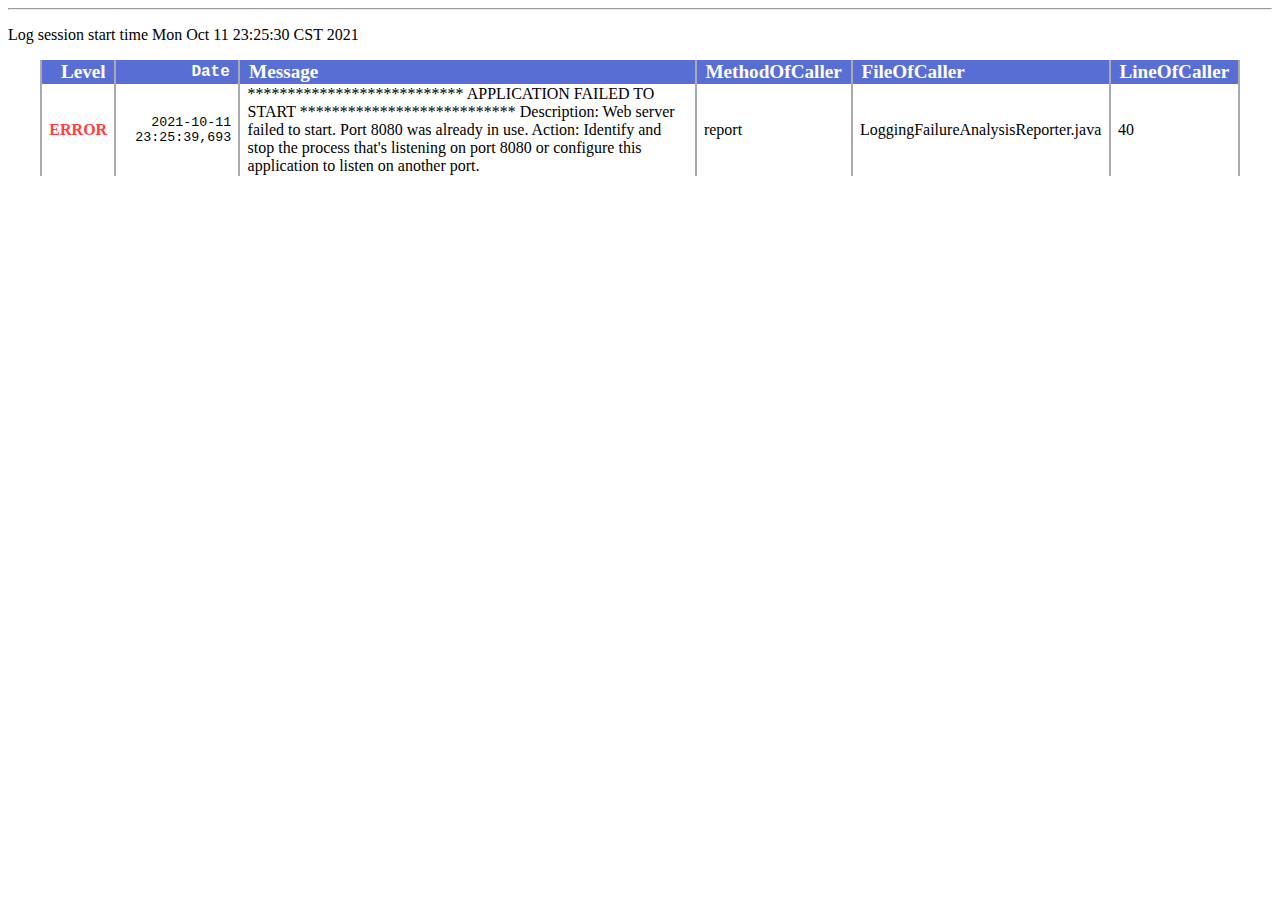
<file: logs/error-log.html>
<!DOCTYPE html PUBLIC "-//W3C//DTD XHTML 1.0 Strict//EN" "http://www.w3.org/TR/xhtml1/DTD/xhtml1-strict.dtd">
<html>
  <head>
    <title>Logback Log Messages</title>
<style  type="text/css">
table { margin-left: 2em; margin-right: 2em; border-left: 2px solid #AAA; }
TR.even { background: #FFFFFF; }
TR.odd { background: #EAEAEA; }
TR.warn TD.Level, TR.error TD.Level, TR.fatal TD.Level {font-weight: bold; color: #FF4040 }
TD { padding-right: 1ex; padding-left: 1ex; border-right: 2px solid #AAA; }
TD.Time, TD.Date { text-align: right; font-family: courier, monospace; font-size: smaller; }
TD.Thread { text-align: left; }
TD.Level { text-align: right; }
TD.Logger { text-align: left; }
TR.header { background: #596ED5; color: #FFF; font-weight: bold; font-size: larger; }
TD.Exception { background: #A2AEE8; font-family: courier, monospace;}
</style>

  </head>
<body>
<hr/>
<p>Log session start time Mon Oct 11 23:25:30 CST 2021</p><p></p>

<table cellspacing="0">
<tr class="header">
<td class="Level">Level</td>
<td class="Date">Date</td>
<td class="Message">Message</td>
<td class="MethodOfCaller">MethodOfCaller</td>
<td class="FileOfCaller">FileOfCaller</td>
<td class="LineOfCaller">LineOfCaller</td>
</tr>


<tr class="error even">
<td class="Level">ERROR</td>
<td class="Date">2021-10-11 23:25:39,693</td>
<td class="Message">

***************************
APPLICATION FAILED TO START
***************************

Description:

Web server failed to start. Port 8080 was already in use.

Action:

Identify and stop the process that&#39;s listening on port 8080 or configure this application to listen on another port.
</td>
<td class="MethodOfCaller">report</td>
<td class="FileOfCaller">LoggingFailureAnalysisReporter.java</td>
<td class="LineOfCaller">40</td>
</tr>
</file>
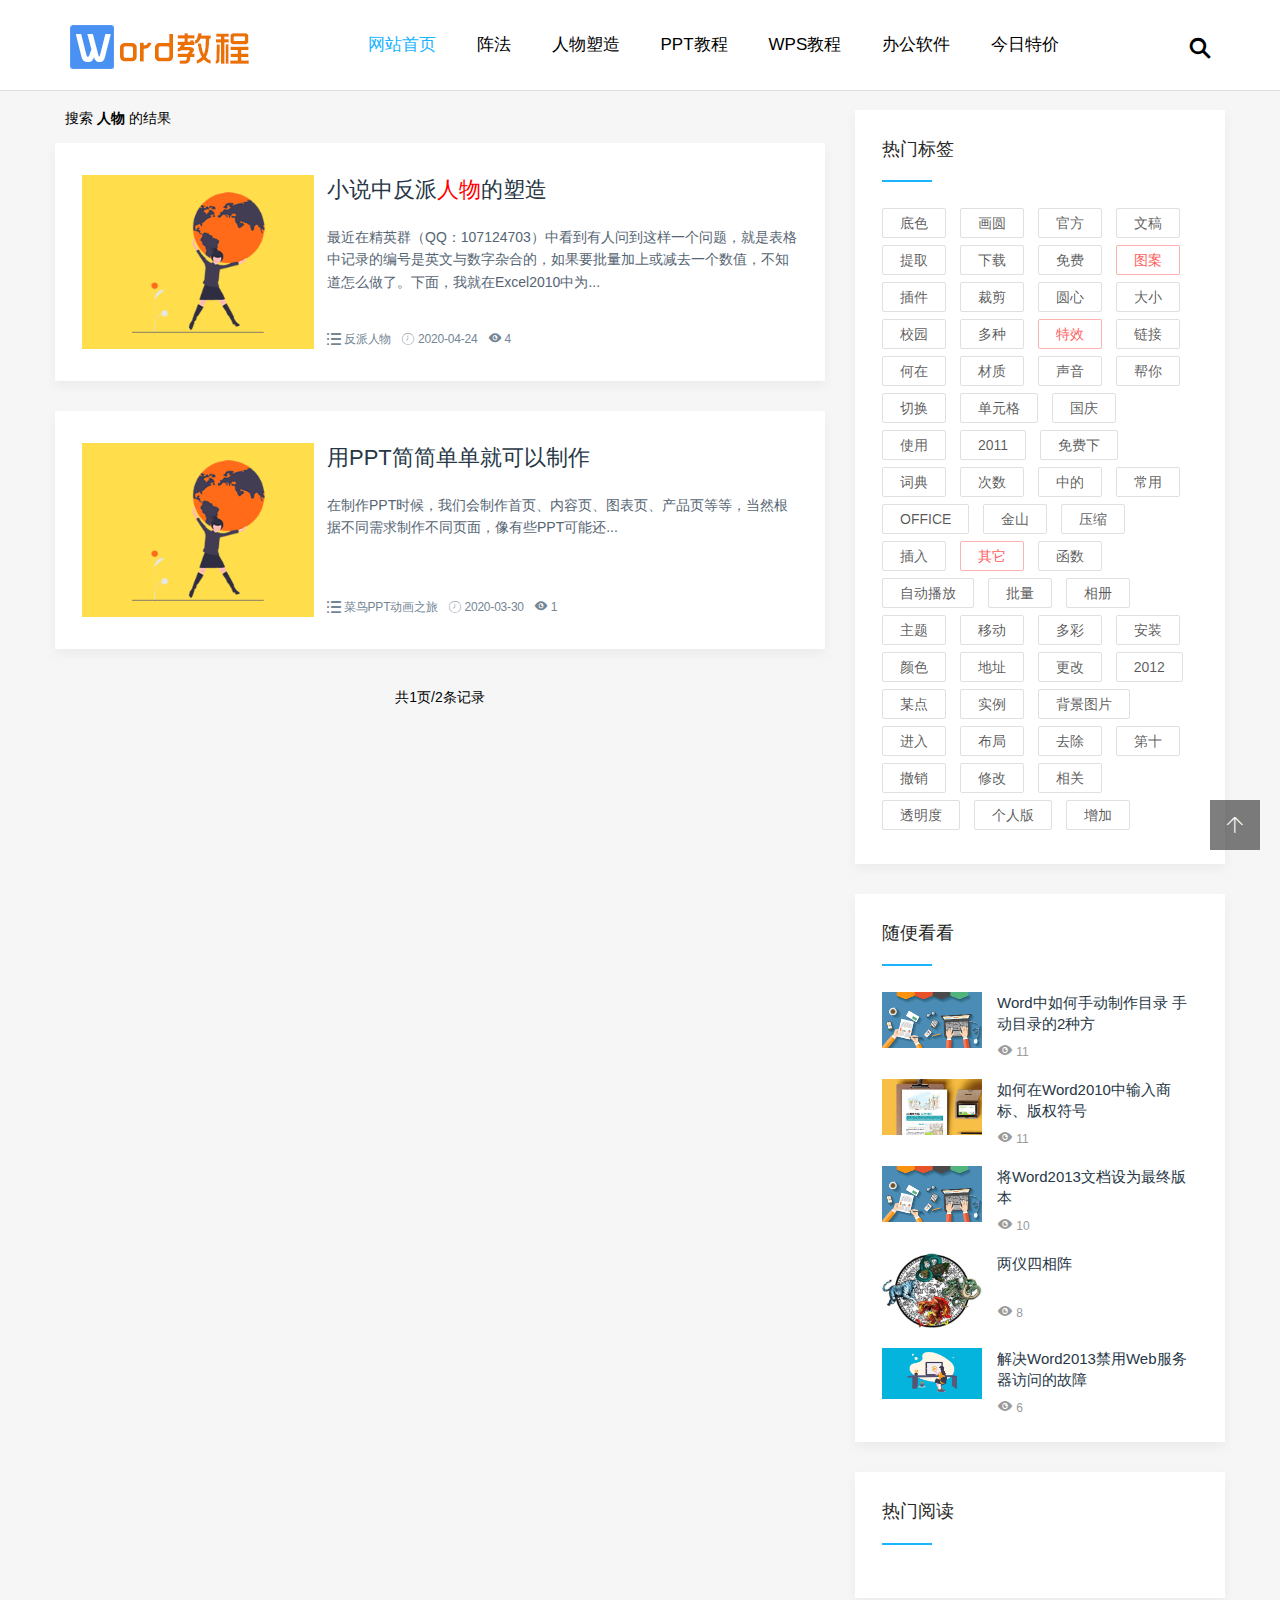
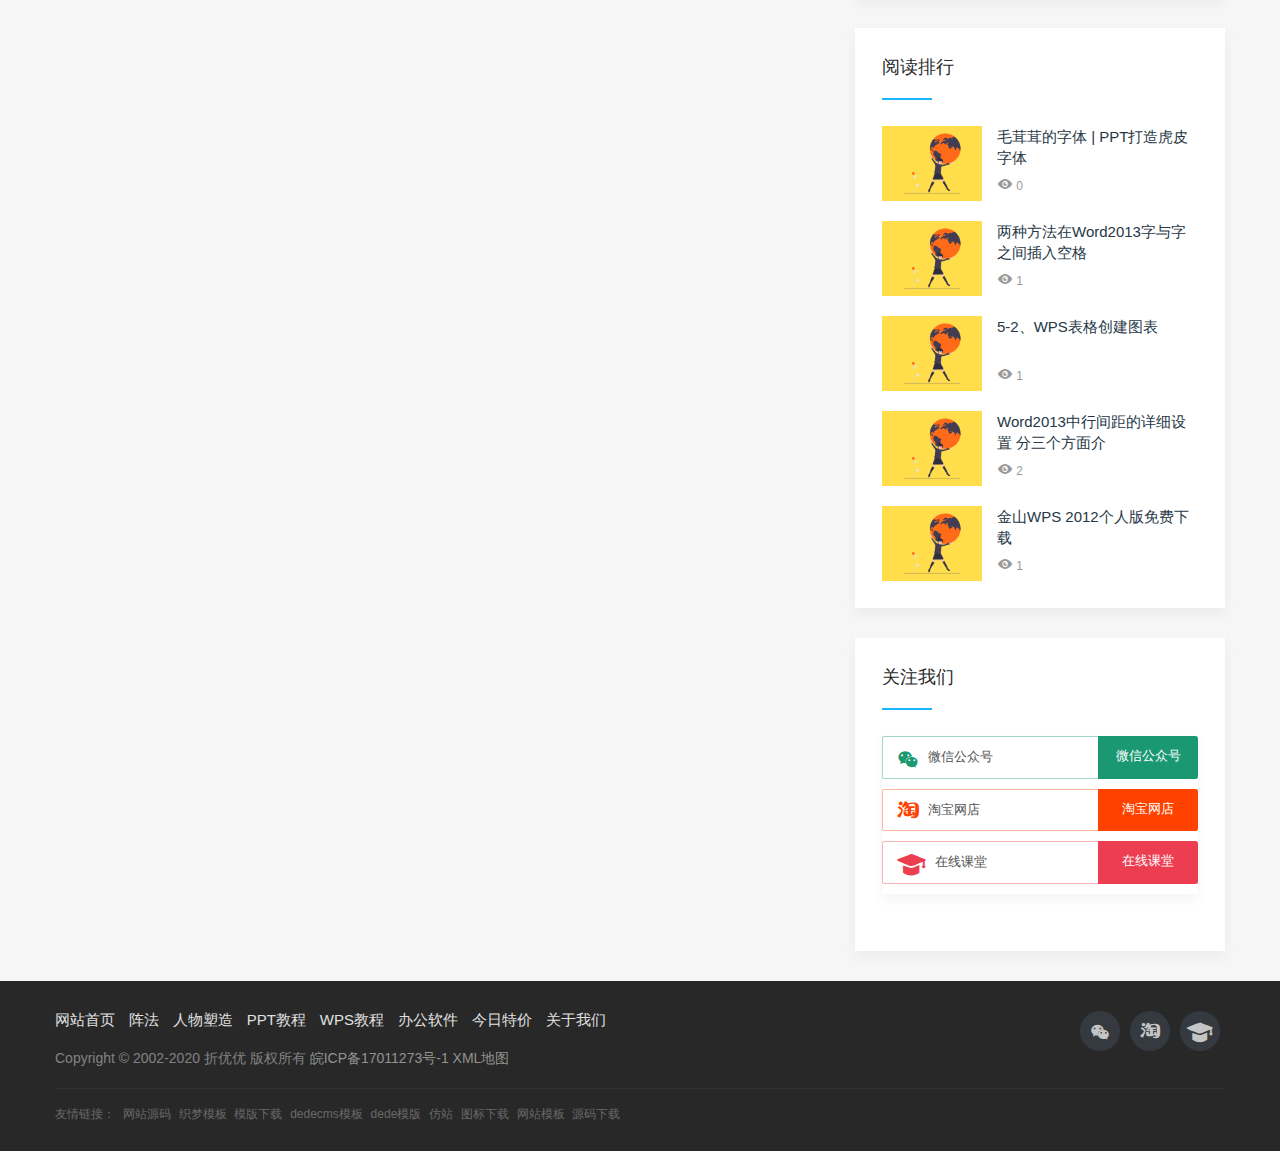
<file: whale/src/main/resources/static/search.html>
<!doctype html>
<html>
<head>
<meta charset="utf-8">
<meta content="width=device-width, initial-scale=1.0, maximum-scale=1.0, user-scalable=0;" name="viewport" />
<meta http-equiv="Cache-Control" content="no-transform" />
<meta http-equiv="Cache-Control" content="no-siteapp" />
<meta name="applicable-device" content="pc,mobile">
<title>搜索页_折优优</title>
<meta name="keywords" content="" />
<meta name="description" content="" />
<link href="css/swiper.min.css" rel="stylesheet" type="text/css">
<link href="css/mian.css" rel="stylesheet" type="text/css">
</head>
<body>
<div class="topmenu" id="tophead">
  <div class="wrap">
    <div id="mobilemenu"></div>
    <div class="mask"></div>
    <div class="logo"><a href="javascript:0"><img src="images/logo.jpg" alt="折优优" width="280" height="70"></a></div>
    <div class="menu">
      <ul id="nav">
        <li class="closex"><i class="iconfont icon-guanbi"></i></li>
        <li class="mainlevel"><a  class='hover'href="/">网站首页</a></li>
        
        <li class="mainlevel"><a href="javascript:0">阵法</a></li>
        
        <li class="mainlevel"><a href="javascript:0">人物塑造</a></li>
        
        <li class="mainlevel"><a href="javascript:0">PPT教程</a></li>
        
        <li class="mainlevel"><a href="javascript:0">WPS教程</a></li>
        
        <li class="mainlevel"><a href="javascript:0">办公软件</a></li>
        
        <li class="mainlevel"><a href="javascript:0">今日特价</a></li>
        
        <div class="clear"></div>
      </ul>
    </div>
    <div class="search"><i class="iconfont icon-sousuo"></i></div>
  </div>
</div>

<div class="subbody">
  <div class="wrap">
    <div class="row">
      <div class="left">
        <div class="post-nav"> 搜索 <strong>人物</strong> 的结果 </div>
        <div class="article_box">
          
          <div class="items">
            <div class="content-box">
              <div class="posts-gallery-img"> <a href="javascript:0"><img class='thumbnail' src='images/15U55RJL560-54193.gif'/></a> </div>
              <div class="posts-gallery-content">
                <h2><a href="javascript:0" target="_blank">小说中反派<font color='red'>人物</font>的塑造</a></h2>
                <div class="posts-gallery-text">最近在精英群（QQ：107124703）中看到有人问到这样一个问题，就是表格中记录的编号是英文与数字杂合的，如果要批量加上或减去一个数值，不知道怎么做了。下面，我就在Excel2010中为...</div>
                <div class="posts-default-info posts-gallery-info">
                  <ul>
                    <li class="ico-cat"><i class="iconfont icon-liebiao"></i> <a href="javascript:0">反派人物</a></li>
                    <li class="ico-time"><i class="iconfont icon-iconfontshijian"></i> 2020-04-24</li>
                    <li class="ico-eye"><i class="iconfont icon-yanjing1"></i> 4</li>
                  </ul>
                </div>
              </div>
            </div>
          </div><div class="items">
            <div class="content-box">
              <div class="posts-gallery-img"> <a href="javascript:0"><img class='thumbnail' src='images/15U55RJL560-54193.gif'/></a> </div>
              <div class="posts-gallery-content">
                <h2><a href="javascript:0" target="_blank">用PPT简简单单就可以制作</a></h2>
                <div class="posts-gallery-text"> 在制作PPT时候，我们会制作首页、内容页、图表页、产品页等等，当然根据不同需求制作不同页面，像有些PPT可能还...</div>
                <div class="posts-default-info posts-gallery-info">
                  <ul>
                    <li class="ico-cat"><i class="iconfont icon-liebiao"></i> <a href="javascript:0">菜鸟PPT动画之旅</a></li>
                    <li class="ico-time"><i class="iconfont icon-iconfontshijian"></i> 2020-03-30</li>
                    <li class="ico-eye"><i class="iconfont icon-yanjing1"></i> 1</li>
                  </ul>
                </div>
              </div>
            </div>
          </div> </div>
        <div class="pages">
          <ul>
            共1页/2条记录
          </ul>
        </div>
      </div>
      <!-- 右侧 --> 
      <div class="right">
  <div class="widget">
    <h3><span>热门标签</span></h3>
    <div class="widge_tags">
      <div class="tag-items">  <a href="javascript:0">底色</a>  <a href="javascript:0">画圆</a>  <a href="javascript:0">官方</a>  <a href="javascript:0">文稿</a>  <a href="javascript:0">提取</a>  <a href="javascript:0">下载</a>  <a href="javascript:0">免费</a>  <a href="javascript:0">图案</a>  <a href="javascript:0">插件</a>  <a href="javascript:0">裁剪</a>  <a href="javascript:0">圆心</a>  <a href="javascript:0">大小</a>  <a href="javascript:0">校园</a>  <a href="javascript:0">多种</a>  <a href="javascript:0">特效</a>  <a href="javascript:0">链接</a>  <a href="javascript:0">何在</a>  <a href="javascript:0">材质</a>  <a href="javascript:0">声音</a>  <a href="javascript:0">帮你</a>  <a href="javascript:0">切换</a>  <a href="javascript:0">单元格</a>  <a href="javascript:0">国庆</a>  <a href="javascript:0">使用</a>  <a href="javascript:0">2011</a>  <a href="javascript:0">免费下</a>  <a href="javascript:0">词典</a>  <a href="javascript:0">次数</a>  <a href="javascript:0">中的</a>  <a href="javascript:0">常用</a>  <a href="javascript:0">Office</a>  <a href="javascript:0">金山</a>  <a href="javascript:0">压缩</a>  <a href="javascript:0">插入</a>  <a href="javascript:0">其它</a>  <a href="javascript:0">函数</a>  <a href="javascript:0">自动播放</a>  <a href="javascript:0">批量</a>  <a href="javascript:0">相册</a>  <a href="javascript:0">主题</a>  <a href="javascript:0">移动</a>  <a href="javascript:0">多彩</a>  <a href="javascript:0">安装</a>  <a href="javascript:0">颜色</a>  <a href="javascript:0">地址</a>  <a href="javascript:0">更改</a>  <a href="javascript:0">2012</a>  <a href="javascript:0">某点</a>  <a href="javascript:0">实例</a>  <a href="javascript:0">背景图片</a>  <a href="javascript:0">进入</a>  <a href="javascript:0">布局</a>  <a href="javascript:0">去除</a>  <a href="javascript:0">第十</a>  <a href="javascript:0">撤销</a>  <a href="javascript:0">修改</a>  <a href="javascript:0">相关</a>  <a href="javascript:0">透明度</a>  <a href="javascript:0">个人版</a>  <a href="javascript:0">增加</a>  </div>
    </div>
  </div>
  <div class="widget">
    <h3><span>随便看看</span></h3>
    <ul class="recent-posts-widget">
      <li>
        <div class="recent-posts-img"><a href="javascript:0"><img src="images/15U55TA46210-143O0.gif" class="thumbnail" alt="Word中如何手动制作目录 手动目录的2种方"></a></div>
        <div class="recent-posts-title">
          <h4 class="tit"><a href="javascript:0">Word中如何手动制作目录 手动目录的2种方</a></h4>
          <span class="info"><i class="iconfont icon-yanjing1"></i> 11</span> </div>
      </li>
<li>
        <div class="recent-posts-img"><a href="javascript:0"><img src="images/15U55TF2c10-193Z9.jpg" class="thumbnail" alt="如何在Word2010中输入商标、版权符号"></a></div>
        <div class="recent-posts-title">
          <h4 class="tit"><a href="javascript:0">如何在Word2010中输入商标、版权符号</a></h4>
          <span class="info"><i class="iconfont icon-yanjing1"></i> 11</span> </div>
      </li>
<li>
        <div class="recent-posts-img"><a href="javascript:0"><img src="images/1-2003301I501459.gif" class="thumbnail" alt="将Word2013文档设为最终版本"></a></div>
        <div class="recent-posts-title">
          <h4 class="tit"><a href="javascript:0">将Word2013文档设为最终版本</a></h4>
          <span class="info"><i class="iconfont icon-yanjing1"></i> 10</span> </div>
      </li>
<li>
        <div class="recent-posts-img"><a href="javascript:0"><img src="images/1-2004231023592G.jpg" class="thumbnail" alt="两仪四相阵"></a></div>
        <div class="recent-posts-title">
          <h4 class="tit"><a href="javascript:0">两仪四相阵</a></h4>
          <span class="info"><i class="iconfont icon-yanjing1"></i> 8</span> </div>
      </li>
<li>
        <div class="recent-posts-img"><a href="javascript:0"><img src="images/1-2003301J031R1.gif" class="thumbnail" alt="解决Word2013禁用Web服务器访问的故障"></a></div>
        <div class="recent-posts-title">
          <h4 class="tit"><a href="javascript:0">解决Word2013禁用Web服务器访问的故障</a></h4>
          <span class="info"><i class="iconfont icon-yanjing1"></i> 6</span> </div>
      </li>

    </ul>
  </div>
  <div class="widget">
    <h3><span>热门阅读</span></h3>
    <ul class="hot-article">
      
    </ul>
  </div>
  <div class="widget">
    <h3><span>阅读排行</span></h3>
    <ul class="recent-posts-widget">
      <li>
        <div class="recent-posts-img"><a href="javascript:0"><img src="images/15U55RJL560-54193.gif" class="thumbnail" alt="毛茸茸的字体 | PPT打造虎皮字体"></a></div>
        <div class="recent-posts-title">
          <h4 class="tit"><a href="javascript:0">毛茸茸的字体 | PPT打造虎皮字体</a></h4>
          <span class="info"><i class="iconfont icon-yanjing1"></i> 0</span> </div>
      </li>
<li>
        <div class="recent-posts-img"><a href="javascript:0"><img src="images/15U55RJL560-54193.gif" class="thumbnail" alt="两种方法在Word2013字与字之间插入空格"></a></div>
        <div class="recent-posts-title">
          <h4 class="tit"><a href="javascript:0">两种方法在Word2013字与字之间插入空格</a></h4>
          <span class="info"><i class="iconfont icon-yanjing1"></i> 1</span> </div>
      </li>
<li>
        <div class="recent-posts-img"><a href="javascript:0"><img src="images/15U55RJL560-54193.gif" class="thumbnail" alt="5-2、WPS表格创建图表"></a></div>
        <div class="recent-posts-title">
          <h4 class="tit"><a href="javascript:0">5-2、WPS表格创建图表</a></h4>
          <span class="info"><i class="iconfont icon-yanjing1"></i> 1</span> </div>
      </li>
<li>
        <div class="recent-posts-img"><a href="javascript:0"><img src="images/15U55RJL560-54193.gif" class="thumbnail" alt="Word2013中行间距的详细设置 分三个方面介"></a></div>
        <div class="recent-posts-title">
          <h4 class="tit"><a href="javascript:0">Word2013中行间距的详细设置 分三个方面介</a></h4>
          <span class="info"><i class="iconfont icon-yanjing1"></i> 2</span> </div>
      </li>
<li>
        <div class="recent-posts-img"><a href="javascript:0"><img src="images/15U55RJL560-54193.gif" class="thumbnail" alt="金山WPS 2012个人版免费下载"></a></div>
        <div class="recent-posts-title">
          <h4 class="tit"><a href="javascript:0">金山WPS 2012个人版免费下载</a></h4>
          <span class="info"><i class="iconfont icon-yanjing1"></i> 1</span> </div>
      </li>

    </ul>
  </div>
  <div class="widget">
    <h3><span>关注我们</span></h3>
    <div class="attentionus">
      <ul class="items clearfix">
        <span class="social-widget-link social-link-wechat"> <span class="social-widget-link-count"><i class="iconfont icon-iconfontmoban"></i>微信公众号</span> <span class="social-widget-link-title">微信公众号</span> <a id="tooltip-s-weixin" href="javascript:void(0);"></a> </span> <span class="social-widget-link social-link-taobao-wangxiao"> <span class="social-widget-link-count"><i class="iconfont icon-taobao1"></i>淘宝网店</span> <span class="social-widget-link-title">淘宝网店</span> <a href="javascript:0" target="_blank" rel="nofollow"></a> </span> <span class="social-widget-link social-link-ketang"> <span class="social-widget-link-count"><i class="iconfont icon-xuexi"></i>在线课堂</span> <span class="social-widget-link-title">在线课堂</span> <a href="javascript:0" target="_blank" rel="nofollow"></a> </span>
      </ul>
    </div>
  </div>
</div>
 </div>
  </div>
</div>
<div class="footer">
  <div class="wrap">
    <div class="social-footer"> <a id="tooltip-f-weixin" class="wxii" href="javascript:void(0);"><i class="iconfont icon-iconfontmoban"></i></a> <a class="taobaodibu" href="https://www.taobao.com/" target="_blank" rel="nofollow" title="淘宝"><i class="iconfont icon-taobao1"></i></a> <a class="ketangdibu" href="" target="_blank"><i class="iconfont icon-xuexi"></i></a> </div>
    <div class="nav-footer"> <a href="javascript:0">网站首页</a>  <a href="javascript:0">阵法</a>  <a href="javascript:0">人物塑造</a>  <a href="javascript:0">PPT教程</a>  <a href="javascript:0">WPS教程</a>  <a href="javascript:0">办公软件</a>  <a href="javascript:0">今日特价</a> <a href="javascript:0">关于我们</a> </div>
    <div class="copyright-footer">
      <p>Copyright &copy; 2002-2020 折优优 版权所有 <a href="javascript:0" target="_blank" rel="nofollow">皖ICP备17011273号-1</a> <a href="javascript:0" target="_blank">XML地图</a></p>
    </div>
    <div class="links-footer"> <span>友情链接：</span>
    <a href='http://www.tkv5.cn' target='_blank'>网站源码</a>    
    <a href='http://www.tkv5.cn' target='_blank'>织梦模板</a>     
    <a href='http://www.tkv5.cn' target='_blank'>模版下载</a>     
    <a href='http://www.tkv5.cn' target='_blank'>dedecms模板</a>     
    <a href='http://www.tkv5.cn' target='_blank'>dede模版</a>     
    <a href='http://www.tkv5.cn' target='_blank'>仿站</a>     
    <a href='http://www.tkv5.cn' target='_blank'>图标下载</a>     
    <a href='http://www.tkv5.cn' target='_blank'>网站模板</a>     
    <a href='http://www.tkv5.cn' target='_blank'>源码下载</a>    
    </div>
  </div>
</div>
<!-- 返回顶部按钮-->
<div class="backtop" id="backtop"><i class="iconfont icon-xiangshang"></i></div>
<!-- 搜索框-->
<div class="search-box">
  <div class="search-close"><i class="iconfont icon-guanbi"></i></div>
  <div class="search-con">
    <dl class="se">
      <form  name="formsearch" action="#">
        <input type="hidden" name="kwtype" value="0" />
        <dt>
          <input name="q" type="text" class="search-keyword" id="search-keyword" value="输入搜索关键词" onfocus="if(this.value=='输入搜索关键词'){this.value='';}"  onblur="if(this.value==''){this.value='输入搜索关键词';}" />
        </dt>
        <dd>
          <button type="submit"><i class="iconfont icon-sousuo"></i></button>
        </dd>
      </form>
    </dl>
    <div class="search-tips">大家都在搜</div>
    <div class="search-as"> 　<a href="javascript:0">ppt</a> 　<a href="javascript:0">word</a> 　<a href="javascript:0">价值</a> 　<a href="javascript:0">表格</a> 　<a href="javascript:0">生成</a> 　<a href="javascript:0">全自动采集</a> 　<a href="javascript:0">淘宝</a> 　<a href="javascript:0">淘宝客</a> 　<a href="javascript:0">www.tkv5.cn</a> 　<a href="javascript:0">人物</a> 　<a href="javascript:0">阵法</a>  </div>
  </div>
</div>
<!-- 微信二维码-->
<div class="f-weixin-dropdown">
  <div class="tooltip-weixin-inner">
    <h3>微信公众号</h3>
    <div class="qcode"> <img src="images/follow-weixin.png" width="160" height="160"/> </div>
  </div>
  <i class="iconfont icon-guanbi close_tip"></i> </div>
<script type="text/javascript" src="js/jquery.min.js"></script> 
<script type="text/javascript" src="js/swiper.min.js"></script> 
<script type="text/javascript" src="js/slide.js"></script>
</body>
</html>
</file>
<file: whale/src/main/resources/static/css/mian.css>
/* 承接企业网站定制，模板建站,wordpress主题定制，织梦模板定制，网站维护，防站等业务 www.tkv5.cn */
/* QQ：39800644 QQ群：638487326*/
@import url('iconfont.css');
* {
	margin: 0;
	padding: 0;
	font-family: yilong, Helvetica, Arial, "Open Sans", Arial, 'PingFang SC', 'Hiragino Sans GB', 'Source Han Sans CN', Roboto, 'Microsoft Yahei', sans-serif;
	-webkit-box-sizing: border-box;
	-moz-box-sizing: border-box;
	box-sizing: border-box;
}
body {
	font-size: 14px;
	background: #F6F6F6;
}
a {
	color: inherit;
	text-decoration: none;
	-webkit-transition: all .3s ease;
	-moz-transition: all .3s ease;
	-ms-transition: all .3s ease;
	-o-transition: all .3s ease;
	transition: all .3s ease
}
a:hover {
	color: #00A7EB
}
ul, li, p, h1, h2, h3 {
	list-style-type: none;
	margin: 0;
	padding: 0;
}
h1, h2, h3, h4, h5, h6 {
	font-weight: 400;
	line-height: 1.4;
	color: #273746;
	margin: 0;
}
.mask {
	width: 100%;
	height: 100%;
	position: fixed;
	top: 0;
	left: 0;
	display: none;
	background: #000;
	opacity: 0.5;
	-webkit-opacity: 0.5;
	z-index: 100;
}
@font-face {
	font-family: yilong;
	font-weight: 400
}
.red {
	color: #f54335
}
 @keyframes mymove {
from {
-webkit-transform: rotate(45deg);
transform:rotate(45deg);
}
to {
	-webkit-transform: rotate(225deg);
	transform: rotate(225deg);
}
}
@-webkit-keyframes mymove {
from {
-webkit-transform: rotate(45deg);
transform:rotate(45deg);
}
to {
	-webkit-transform: rotate(225deg);
	transform: rotate(225deg);
}
}
 @keyframes mymovex {
from {
-webkit-transform: rotate(0deg);
transform:rotate(0deg);
}
to {
	-webkit-transform: rotate(360deg);
	transform: rotate(360deg);
}
}
@-webkit-keyframes mymovex {
from {
-webkit-transform: rotate(0deg);
transform:rotate(0deg);
}
to {
	-webkit-transform: rotate(360deg);
	transform: rotate(360deg);
}
}
@-webkit-keyframes fade-zoom-in {
0% {
opacity:0;
-webkit-transform:scale(1.1);
transform:scale(1.1)
}
100% {
opacity:1;
-webkit-transform:scale(1);
transform:scale(1)
}
}
@-o-keyframes fade-zoom-in {
0% {
opacity:0;
-o-transform:scale(1.1);
transform:scale(1.1)
}
100% {
opacity:1;
-o-transform:scale(1);
transform:scale(1)
}
}
@keyframes fade-zoom-in {
0% {
opacity:0;
-webkit-transform:scale(1.1);
-o-transform:scale(1.1);
transform:scale(1.1)
}
100% {
opacity:1;
-webkit-transform:scale(1);
-o-transform:scale(1);
transform:scale(1)
}
}
.wrap {
	max-width: 1200px;
	width: 100%;
	margin: 0 auto;
	padding: 0 15px;
	position: relative;
}
.row {
	margin-left: -15px;
	margin-right: -15px;
}
.backtop {
	width: 50px;
	height: 50px;
	text-align: center;
	line-height: 50px;
	background: #282828;
	opacity: 0.6;
	position: fixed;
	right: 20px;
	bottom: 50px;
	cursor: pointer;
}
.backtop i {
	color: #fff;
}
.backtop.cd-is-visible {
	/* the button becomes visible */
	visibility: visible;
	opacity: 1;
}
.backtop.cd-fade-out {
	/* å¦æç¨æ·ç»§ç»­åä¸æ»å¨,è¿ä¸ªæé®çéæåº¦ä¼åå¾æ´ä½ */
	opacity: .5;
}
.no-touch .backtop:hover {
	background-color: #e86256;
	opacity: 1;
}
.subbody {
	padding: 110px 0 0 0;
}
.topmenu {
	height: 91px;
	background: #fff;
	position: fixed;
	width: 100%;
	z-index: 11;
	top: 0;
	left: 0;
	border-bottom: 1px solid #dedede;
}
.logo {
	float: left;
	padding: 10px 0;
	width: 25%;
}
.logo img {
	height: 70px;
	max-width: 100%;
}
.menu {
	float: left;
	width: 75%;
}
li.closex {
	display: none;
}
.search {
	width: 50px;
	position: absolute;
	right: 0;
	top: 35px;
}
.search i {
	font-weight: bold;
	font-size: 20px;
	cursor: pointer;
}
.search-box {
	width: 100%;
	height: 100%;
	background: #fff;
	position: fixed;
	z-index: 100;
	top: 0;
	left: 0;
	display: none;
	font-size: 16px;
	-webkit-animation: fade-zoom-in .3s forwards;
	-o-animation: fade-zoom-in .3s forwards;
	animation: fade-zoom-in .3s forwards;
}
.search-close {
	width: 1000px;
	height: 60px;
	margin: 0 auto;
	padding: 100px 0 0 0;
}
.search-close i {
	float: right;
	font-size: 40px;
	color: #666;
	cursor: pointer;
}
.search-close i:hover {
	animation: mymovex 0.5s 1;
	-webkit-animation: mymovex 0.5s 1;
}
dl.se {
	overflow: hidden;
}
dl.se dt {
	width: 500px;
	float: left;
}
dl.se dt input {
	width: 100%;
	height: 54px;
	padding: 0 10px;
	border: 1px solid #dedede;
	border-radius: 5px;
}
dl.se dd button {
	width: 100%;
	border: 0;
	background: #000;
	color: #fff;
	height: 56px;
	border-radius: 0 5px 5px 0;
}
dl.se dd {
	width: 100px;
	float: right;
}
.search-con {
	width: 600px;
	margin: 0 auto;
	padding-top: 20px;
}
.search-tips {
	line-height: 50px;
	padding-top: 30px;
}
.search-as {
	line-height: 34px;
}
.search-as a {
	padding: 0 20px;
	border: 1px solid #dedede;
	display: inline-block;
	margin-right: 10px;
	margin-bottom: 10px;
	white-space: nowrap;
	border-radius: 5px;
	color: #ccc;
}
.search-as a:hover {
	color: #666;
	border: 1px solid #666;
}
/*menu*/
#nav {
	width: 800px;
	display: block;
	margin-top: 25px;
}
#nav .mainlevel {
	float: left;
	border-right: 1px solid #fff;
	position: relative;
	z-index: 10;
}
#nav .mainlevel a {
	color: #000;
	text-decoration: none;
	line-height: 40px;
	display: block;
	padding: 0 20px;
	font-size: 17px;
}
#nav .mainlevel a i {
	width: 6px;
	height: 6px;
	border-bottom: 2px solid #666;
	border-right: 2px solid #666;
	display: block;
	-webkit-transform: rotate(45deg);
	transform: rotate(45deg);
	float: right;
	margin-top: 16px;
	margin-left: 10px;
}
#nav .mainlevel a:hover, #nav .mainlevel a.hover {
	color: #19B5FE;
	text-decoration: none;
}
#nav .mainlevel a:hover i {
	animation: mymove 0.2s 1;
	-webkit-animation: mymove 0.2s 1;
	transform: rotate(225deg);
	margin-top: 19px;
	border-bottom: 2px solid #19B5FE;
	border-right: 2px solid #19B5FE;
}
#nav .mainlevel ul {
	display: none;
	position: absolute;
	background: #fff;
	box-shadow: 1px 3px 5px #888888;
	border-top: 0;
}
#nav .mainlevel li {
	background: #fff;
	color: #19B5FE;
	font-size: 15px;
	width: 140px;/*IE6 only*/
}
.main {
	clear: both;
	padding: 120px 0 0px 0;
	overflow: hidden;
}
.banner {
	width: 66.666666%;
	float: left;
	padding: 0 15px;
}
.banner-info {
	position: absolute;
	z-index: 12;
}
.swiper-pagination-bullet {
	width: 25px;
	height: 3px;
	border-radius: 0;
	background: #fff;
}
.swiper-slide {
	float: left;
	width: 100%;
	height: 430px;
	background-repeat: no-repeat;
	background-position: center 0;
	background-size: auto 430px;
}
.swiper-button-prev, .swiper-button-next {
	display: none;
	opacity: 0.6;
	width: 36px;
	height: 60px;
}
.swiper-button-prev {
	background: url(../images/l1.png) no-repeat;
}
.swiper-button-next {
	background: url(../images/r1.png) no-repeat;
}
.top-news {
	width: 33.333333%;
	float: left;
	padding: 0 15px;
}
.top-news2 {
	width: 100%;
	float: left;
	margin-bottom: 30px;
}
.top-news-box {
	background: #FFF;
	-webkit-box-shadow: 0 5px 10px 0 rgba(146,146,146,.1);
	-moz-box-shadow: 0 5px 10px 0 rgba(146,146,146,.1);
	box-shadow: 0 5px 10px 0 rgba(146,146,146,.1);
}
.top-news h2, .top-news2 h2 {
	font-size: 20px;
	padding: 0 10px;
	font-weight: normal;
	line-height: 54px;
	border-top: 2px solid #000;
}
.top-img {
	padding: 0;
}
.top-img img {
	max-width: 100%;
}
ul.topnews li a {
	line-height: 39px;
	display: block;
	height: 39px;
	overflow: hidden;
	padding: 0 10px;
	font-size: 15px;
}
ul.topnews li a:hover {
	background: #333;
	color: #fff;
}
ul.topnews li a i {
	font-size: 10px;
	margin-right: 15px;
	float: left;
	font-weight: bold;
}
.hotnews {
	clear: both;
	padding-top: 15px;
	overflow: hidden;
}
.hotnewlist {
	width: 33.333333%;
	float: left;
	height: 200px;
	padding: 0 15px;
}
.hotdiv {
	width: 100%;
	height: 100%;
	position: relative;
	background-size: cover;
	background-repeat: no-repeat;
	background-position: center 0;
	-moz-box-sizing: border-box;
	-webkit-box-sizing: border-box;
	box-sizing: border-box;
	display: inline-table;
	overflow: hidden;
}
.overlay {
	width: 100%;
	height: 100%;
	background: -webkit-linear-gradient(270deg, rgba(0,0,0,.01) 2%, rgba(0,0,0,.95) 100%);
	background: linear-gradient(180deg, rgba(0,0,0,.01) 2%, rgba(0,0,0,.95) 100%);
	-webkit-transition: opacity .4s ease-in-out;
	transition: opacity .4s ease-in-out;
	position: absolute;
}
.hotnewlist:hover .overlay {
	opacity: 0.2;
}
.title {
	position: absolute;
	text-shadow: 1px 1px 2px #000;
	bottom: 0;
	padding: 20px 18px;
	left: 0;
	right: 0;
}
.title span {
	padding: 4px 10px;
	background-color: #19B5FE;
	color: #fff;
	font-size: 13px;
	margin: 0 5px 5px 0;
	border-radius: 2px;
	display: inline-block;
	text-shadow: none;
	line-height: 1;
}
.title h3 {
	color: #fff;
	display: block;
	font-size: 16px;
	max-height: 48px;
	overflow: Hidden;
	font-weight: normal;
}
.swiper-slide .title h3.f20 {
	font-size: 25px;
}
.swiper-slide .title {
	padding: 0 10px 30px 18px;
}
.mainbody {
	clear: both;
	padding-top: 40px;
	overflow: hidden;
}
.left {
	width: 66.666666%;
	float: left;
	padding: 0 15px;
}
.right {
	width: 33.333333%;
	float: right;
	padding: 0 15px;
}
.post-nav {
	padding: 0 10px;
	margin-bottom: 15px
}
.post-nav span {
	cursor: pointer;
	position: relative;
	background: #FFF;
	display: inline-block;
	border-radius: 30px;
	padding: 11px 25px;
	margin-top: 10px;
	margin-right: 25px;
	margin-bottom: 10px;
	border: 1px solid #eae9e9;
	-moz-transition: all .3s ease-in-out;
	-webkit-transition: all .3s ease-in-out;
	transition: all .3s ease-in-out;
	-webkit-box-shadow: 0 5px 10px 0 rgba(146,146,146,.1);
	-moz-box-shadow: 0 5px 10px 0 rgba(146,146,146,.1);
	box-shadow: 0 0 10px 0 rgba(146,146,146,.1)
}
.post-nav span.current, .post-nav span:hover {
	background: #282828;
	color: #FFF;
	border: 1px solid #282828
}
.morebtn {
	text-align: center;
	clear: both;
	padding: 30px 0;
}
.morebtn button {
	cursor: pointer;
	border: 0;
	width: 150px;
	background: #00a7eb;
	border-radius: 2px;
	font-size: 16px;
	color: #fff;
	height: 46px;
	line-height: 46px;
	display: inline-block;
	margin: 0 8px;
	-moz-transition: all .3s ease-in-out;
	-webkit-transition: all .3s ease-in-out;
	transition: all .3s ease-in-out;
}
.morebtn button:hover {
	background: #0298d4
}
.footer {
	width: 100%;
	position: relative;
	clear: both;
	background-color: #282828;
	margin-top: 30px;
	padding: 30px 0 30px 0;
}
.footer .footer-copyright {
	float: left;
	font-size: 15px;
	line-height: 1.6
}
.footer .footer-copyright a {
	color: #ddd
}
.footer .footer-copyright a:hover {
	color: #FFF;
	color: #ddd
}
.footer .footer-social {
	float: right;
	margin-top: 0;
	position: relative
}
.footer .footer-social a {
	font-size: 20px;
	margin-left: 10px
}
.footer .footer-social a:first-child {
	margin-left: 0
}
.footer .copyright-footer p {
	color: #828282
}
.footer .copyright-footer a {
	color: #929292
}
.footer .links-footer {
	font-size: 10px;
	color: #353e4a;
	padding: 18px 0 0;
	border-top: 1px solid rgba(255,255,255,.05);
	margin-top: 20px
}
.footer .links-footer a, .footer .links-footer span {
	color: #696969;
	line-height: 1.2;
	margin: 0 5px 0 0;
	font-size: 12px
}
.footer .nav-footer {
	margin-bottom: 20px
}
.footer .nav-footer a {
	color: #e0e0e0;
	margin-right: 10px;
	font-size: 15px
}
.footer .footer-box .nav-footer a:hover {
	color: #FFF
}
.footer .footer-box .nav-footer span {
	margin: 0 10px
}
.social-footer a i {
	font-size: 20px;
	color: #fff;
}
.social-footer {
	float: right
}
.social-footer a {
	position: relative;
	float: left;
	width: 40px;
	height: 40px;
	line-height: 40px;
	background-color: #343a40;
	text-align: center;
	border-radius: 20px;
	margin: 0 5px;
	color: #FFF;
	font-size: 16px
}
.social-footer a i {
	color: #c5c5c5
}
.social-footer a:hover i {
	color: #FFF
}
.social-footer a.ketangdibu:hover {
	background-color: #f74864
}
.social-footer a.taobaodibu:hover {
	background-color: #FF4200
}
.social-footer a.mailii i {
	font-size: 16px;
}
.social-footer a.mailii:hover {
	background-color: #e64c4c
}
.social-footer a.wangxiaodibu:hover {
	background-color: #00C5FF
}
.social-footer a.wxii:hover {
	background-color: #35a999
}
.items {
	position: relative;
	overflow: hidden;
	display: block;
	margin-bottom: 30px;
	background: #FFF;
	-webkit-box-shadow: 0 5px 10px 0 rgba(146,146,146,.1);
	-moz-box-shadow: 0 5px 10px 0 rgba(146,146,146,.1);
	box-shadow: 0 5px 10px 0 rgba(146,146,146,.1);
}
.content-box {
	overflow: hidden;
	padding: 32px 27px;
}
.posts-gallery-img {
	position: relative;
	float: left;
	width: 231.98px;
	max-height: 173.98px;
	height: auto;
	overflow: hidden
}
.posts-gallery-img img {
	width: 100%;
	min-height: 173.98px;
	transition: 0.5s;
}
.posts-gallery-img img:hover:hover {
	transform: scale(1.1);
	-webkit-transform: scale(1.1);
	-moz-transform: scale(1.1);
	-ms-transform: scale(1.1);
	-o-transform: scale(1.1);
}
.posts-gallery-content {
	margin-left: 245px
}
.posts-gallery-content h2 {
	position: relative;
	margin: 0 0 20px 0;/*!  */
	font-size: 22px;
	max-height: 61.6px;
	overflow: hidden
}
.posts-gallery-content .posts-gallery-text {
	line-height: 1.6;
	margin-bottom: 20px;
	color: #566573
}
.post-style-tips {
	position: absolute;
	bottom: 32px;
	right: 28px
}
.post-style-tips a {
	padding: 6px 10px;
	line-height: 1;
	color: #FFF;
	background: #378DF7;
	display: inline-block;
	font-size: 13px
}
.post-style-tips span a:hover {
	background: #273746
}
.post-images-item {
	margin-bottom: 20px
}
.post-images-item ul {
	overflow: hidden;
	margin-left: -10px
}
.post-images-item ul li {
	float: left;
	width: 33.3333%
}
.post-images-item ul li .overlay {
	opacity: 0
}
.post-images-item ul li a:hover .overlay {
	opacity: .3
}
.post-images-item ul li .image-item {
	margin-left: 10px;
	max-height: 174px;
	position: relative;
	overflow: hidden
}
.post-images-item ul li a img {
	width: 100%;
	height: auto;
	min-height: 174px
}
.posts-gallery-text {
}
.posts-default-info {
	position: relative;
	display: inline-block
}
.posts-gallery-info {
	position: absolute;
	bottom: 32px
}
.posts-default-info ul li {
	font-size: 12px;
	letter-spacing: -.2px;
	float: left;
	padding: 0;
	margin: 0 10px 0 0;
	color: #748594;
	position: relative;
	line-height: 1.5
}
.posts-default-info ul li a {
	color: #748594
}
.posts-default-info ul li.post-author {
	padding-left: 30px;
	padding-top: 2px;
}
.posts-default-info ul li .avatar {
	position: absolute;
	top: -2px;
	left: 0;
	width: 25px
}
.posts-default-info ul li .avatar img {
	border: 1px solid #e5e5e5;
	border-radius: 50%;
	padding: 1px;
	width: 25px;
	height: 25px
}
.posts-default-info ul li.ico-cat i {
	font-size: 14px;
}
.posts-default-info ul li.ico-time i {
	font-size: 14px;
}
.posts-default-info ul li.ico-eye i {
	font-size: 14px;
}
.posts-default-info ul li.ico-like i {
	font-size: 12px;
}
.posts-default-info ul li.ico-like {
	padding-top: 2px;
}
.post-entry-categories {
	margin-bottom: 15px
}
.post-entry-categories a {
	padding: 4px 10px;
	background-color: #19B5FE;
	color: #fff;
	font-size: 12px;
	line-height: 1.4;
	font-weight: 400;
	margin: 0 5px 5px 0;
	border-radius: 2px;
	display: inline-block
}
.post-entry-categories a:nth-child(5n) {
	background-color: #4A4A4A
}
.post-entry-categories a:nth-child(5n+1) {
	background-color: #ff5e5c
}
.post-entry-categories a:nth-child(5n+2) {
	background-color: #ffbb50
}
.post-entry-categories a:nth-child(5n+3) {
	background-color: #1ac756
}
.post-entry-categories a:nth-child(5n+4) {
	background-color: #19B5FE
}
.post-entry-categories a:hover {
	background-color: #1B1B1B;
	color: #FFF
}
.posts-default-title {
	position: relative;
	margin: 0 0 30px
}
.posts-default-title h2 {
	position: relative;/*!  */
	font-size: 22px;
	margin: 0 0 25px;
	padding: 0 0 20px
}
.posts-default-title h2:after {
	content: "";
	background-color: #19B5FE;
	left: 0;
	width: 50px;
	height: 2px;
	bottom: -2px;
	position: absolute
}
.content-box {
	position: relative;
	line-height: normal
}
.content-box .posts-text {
	line-height: 1.6;
	margin-bottom: 20px;
	color: #566573
}
.widget {
	margin-bottom: 30px;
	clear: both;
	position: relative;
	overflow: hidden;
	background: #FFF;
	-webkit-box-shadow: 0 5px 10px 0 rgba(146,146,146,.1);
	-moz-box-shadow: 0 5px 10px 0 rgba(146,146,146,.1);
	box-shadow: 0 5px 10px 0 rgba(146,146,146,.1);
	padding: 27px
}
.widget widget_cjtz_img img {
	max-width: 100%;
	height: auto;
	border-radius: 0
}
.widget h3 {
	font-size: 18px;
	color: #282828;
	font-weight: 400;
	margin: 0;
	text-transform: uppercase;
	padding-bottom: 18px;
	margin-bottom: 28px;
	position: relative
}
.widget h3:after {
	content: "";
	background-color: #19B5FE;
	left: 0;
	width: 50px;
	height: 2px;
	bottom: -2px;
	position: absolute
}
.widget_ad {
	margin-bottom: 30px;
	clear: both;
	position: relative;
	overflow: hidden;
	background: #FFF;
	-webkit-box-shadow: 0 5px 10px 0 rgba(146,146,146,.1);
	-moz-box-shadow: 0 5px 10px 0 rgba(146,146,146,.1);
	box-shadow: 0 5px 10px 0 rgba(146,146,146,.1);
}
.recent-posts-widget li {
	position: relative;
	margin-top: 20px;
	overflow: hidden
}
.recent-posts-widget li .recent-posts-img {
	float: left;
	width: 100px;
	height: auto;
	max-height: 75px;
	position: relative/*!  */
}
.recent-posts-widget li .recent-posts-img img {
	width: 100px;
	height: auto
}
.recent-posts-widget li .recent-posts-title {
	margin-left: 115px
}
.recent-posts-widget li .recent-posts-title h4 {
	font-size: 15px;
	height: 40px;
	overflow: hidden;
	margin-bottom: 10px
}
.recent-posts-widget li .recent-posts-title span {
	font-size: 12px;
	color: #9A9A9A
}
.widge_tags a {
	text-transform: uppercase;
	-webkit-transition: all .3s ease;
	-o-transition: all .3s ease;
	transition: all .3s ease;
	display: inline-block;
	vertical-align: top;
	font-size: 14px;
	line-height: 20px;
	padding: 4px 17px;
	margin: 0 10px 7px 0;
	border: 1px solid #e0e0e0;
	border-radius: 2px;
	color: rgba(0,0,0,.66);
	background-color: rgba(255,255,255,.97)
}
.widge_tags a:nth-child(8), .widge_tags a:nth-child(15), .widge_tags a:nth-child(35) {
	border-color: #fdb2b2;
	color: #fd6161
}
.widge_tags a:nth-child(8) i, .widge_tags a:nth-child(15) i, .widge_tags a:nth-child(35) i {
	position: relative;
	top: -1px
}
.widge_tags a:hover {
	color: #FFF;
	background: #1B1B1B;
	border-color: #1B1B1B
}
.social-widget-link {
	position: relative;
	margin-bottom: 10px;
	position: relative;
	display: block;
	font-size: 13px;
	background: #fff;
	color: #525252;
	line-height: 40px;
	padding: 0 14px;
	border: 1px solid #DDD;
	border-radius: 2px
}
.social-widget-link-count i {
	margin-right: 9px;
	font-size: 17px;
	vertical-align: middle
}
.social-widget-link-title {
	position: absolute;
	top: -1px;
	right: -1px;
	bottom: -1px;
	width: 100px;
	text-align: center;
	background: rgba(255,255,255,.08);
	transition: width .3s;
	border-radius: 0 3px 3px 0
}
.social-widget-link:hover .social-widget-link-title {
	width: 116px
}
.social-widget-link a {
	position: absolute;
	top: 0;
	left: 0;
	right: 0;
	bottom: 0
}
.social-link-ketang {
	border-color: rgba(236,61,81,.39)
}
.social-link-ketang i {
	color: #ec3d51;
	font-size: 22px;
}
.social-link-ketang .social-widget-link-title {
	background-color: #ec3d51;
	color: #fff
}
.social-link-taobao-wangxiao {
	border-color: rgba(255,66,0,.39)
}
.social-link-taobao-wangxiao i {
	color: #FF4200;
	font-size: 22px;
}
.social-link-taobao-wangxiao .social-widget-link-title {
	background-color: #FF4200;
	color: #fff
}
.social-link-email {
	border-color: rgba(42,179,154,.4)
}
.social-link-email i {
	color: #2ab39a
}
.social-link-email .social-widget-link-title {
	background-color: #2ab39a;
	color: #fff
}
.social-link-wangxiao {
	border-color: rgba(18,170,232,.39)
}
.social-link-wangxiao i {
	color: #12aae8;
	font-size: 22px;
}
.social-link-wangxiao .social-widget-link-title {
	background-color: #12aae8;
	color: #fff
}
.social-link-wechat {
	border-color: rgba(25,152,114,.4)
}
.social-link-wechat i {
	color: #199872;
	font-size: 22px;
}
.social-link-wechat .social-widget-link-title {
	background-color: #199872;
	color: #fff
}
ul.hot-article li {
	position: relative;
	height: 175px;
	margin-bottom: 30px;
}
ul.hot-article li img {
	width: 100%;
	height: 175px;
}
ul.hot-article li img:hover {
	opacity: 0.6;
}
ul.hot-article li .tits {
	position: absolute;
	bottom: 0;
	left: 0;
	right: 0;
	background: rgba(0,0,0,.5);
	padding: 10px 15px;
}
ul.hot-article li .tits h4 a {
	color: #f4f4f4;
	line-height: 24px;
}
ul.hot-article li a.img .icon-fenxiang {
	font-size: 50px;
	position: absolute;
	z-index: 600;
	top: 35%;
	left: 45%;
	opacity: 0;
	color: #fff;
	-webkit-transition: opacity .35s, -webkit-transform .35s;
	transition: opacity .35s, transform .35s;
	-webkit-transform: translate3d(-60px, 60px, 0);
	transform: translate3d(-60px, 60px, 0)
}
ul.hot-article li:hover a.img .icon-fenxiang {
	opacity: 1;
	-webkit-transform: translate3d(0, 0, 0);
	transform: translate3d(0, 0, 0)
}
ul.hot-article li:hover .tits {
	display: none;
}
.f-weixin-dropdown {
	position: fixed;
	height: 100%;
	width: 100%;
	top: 0;
	left: 0;
	background: rgba(0,0,0,.9);
	z-index: 9998;
	display: none;
	-webkit-animation: fade-zoom-in .3s forwards;
	-o-animation: fade-zoom-in .3s forwards;
	animation: fade-zoom-in .3s forwards;
	display: none;
	-webkit-backface-visibility: hidden
}
.f-weixin-dropdown .qcode img {
	width: 180px;
	height: auto
}
.f-weixin-dropdown.is-visible {
	display: block
}
.f-weixin-dropdown .tooltip-weixin-inner {
	max-width: 200px;
	padding: 0 20px;
	margin: auto;
	text-align: center;
	position: absolute;
	width: 100%;
	left: 0;
	right: 0;
	height: 260px;
	top: -150px;
	bottom: 0
}
.f-weixin-dropdown .tooltip-weixin-inner h3 {
	color: #FFF;
	font-size: 32px;
	font-weight: 300;
	margin-bottom: 10px;
	line-height: 1.3
}
.f-weixin-dropdown .close_tip {
	position: fixed;
	z-index: 99999;
	top: 80px;
	right: 80px;
	color: #BDBDBD;
	font-size: 36px;
	cursor: pointer;
	-webkit-transition: all .4s ease;
	transition: all .4s ease
}
.topad {
	padding: 0 15px;
	margin-bottom: 15px;
}
.topad img {
	width: 100%;
	height: auto;
}
.left-ad {
	margin-bottom: 15px;
}
.left-ad img {
	width: 100%;
	height: auto;
}
.article-con {
	padding: 25px;
	background: #fff;
	-webkit-box-shadow: 0 5px 10px 0 rgba(146,146,146,.1);
	-moz-box-shadow: 0 5px 10px 0 rgba(146,146,146,.1);
	box-shadow: 0 5px 10px 0 rgba(146,146,146,.1);
	margin-bottom: 30px;
}
.postion {
	line-height: 30px;
	margin-bottom: 30px;
}
.postion i {
	font-size: 10px;
	padding: 0 2px;
	color: #000;
}
.art-con h1 {
	position: relative;
	margin-bottom: 15px;
	font-size: 26px;
	line-height: 1.3;
	display: block;
	font-weight: 400;
	margin: 0 0 25px;
	padding: 0 0 25px;
	border-bottom: 1px solid #e7e7e7
}
.art-con h1:after {
	content: "";
	background-color: #19B5FE;
	left: 0;
	width: 50px;
	height: 2px;
	bottom: -2px;
	position: absolute
}
.art-txt p a {
	text-decoration: none;
	border-bottom: 1px solid #3d464d;
	padding-bottom: 2px;
}
.art-txt {
	padding: 10px 0;
	line-height: 28px;
	font-size: 16px;
}
.art-txt p {
	
}
.art-txt img {
	max-width: 100% !important;
	height: auto !important;
}
.yinyong {
	margin: 15px 0;
	padding: 10px 0;
	border-bottom: 1px solid #eaeaea
}
.yinyong quote {
	font-size: 21px;
	color: #BABABA;
	display: inline-block
}
.yinyong quote p {
	margin-bottom: 0!important
}
.art-txt p a.download-button {
	color: #FFF;
	background-color: #32a5e7;
	border: 2px solid #32a5e7;
	margin-right: 20px;
	text-indent: 0
}
.art-txt p a.download-button:hover {
	color: #32a5e7;
	background-color: #FFF;
	border-color: #32a5e7
}
.btn {
	display: inline-block;
	margin-bottom: 0;
	font-weight: 400;
	text-align: center;
	vertical-align: middle;
	-ms-touch-action: manipulation;
	touch-action: manipulation;
	cursor: pointer;
	border: 1px solid transparent;
	white-space: nowrap;
	padding: 6px 12px;
	font-size: 13px;
	line-height: 1.42857143;
	-moz-user-select: none;
	-ms-user-select: none;
	user-select: none;
	border-radius: 2px;
	-webkit-transition: all .3s ease;
	-o-transition: all .3s ease;
	transition: all .3s ease
}
.art-txt a.btn {
	display: inline-block;
	margin-bottom: 0;
	font-weight: 400;
	text-align: center;
	vertical-align: middle;
	cursor: pointer;
	background-image: none;
	border: 1px solid transparent;
	white-space: nowrap;
	padding: 8px 25px 9px 25px;
	font-size: 14px;
	line-height: 1.42857143;
	-webkit-user-select: none;
	-moz-user-select: none;
	-ms-user-select: none;
	user-select: none;
	margin: 10px 0 20px;
	margin-right: 20px
}
.art-txt a.btn i {
	margin-right: 8px
}
.ad01 {
	clear: both;
	padding: 10px 0px 0px 0px;
	overflow: hidden;
}
.ad01_1 {
	float: left;
	width: 336px;
}
.ad01_2 {
	float: right;
	width: 336px;
}
.shareBox {
	text-align: center;
	padding: 30px 0 35px;
	position: relative
}
.shareBox p {
	padding-bottom: 0
}
.shareBox .sharebtn {
	width: 130px;
	height: 40px;
	line-height: 40px;
	border: 1px solid #F74840;
	box-shadow: none;
	background: #fff;
	display: inline-block;
	text-align: center;
	margin: 0 2px;
	color: #F74840;
	font-size: 14px;
	text-decoration: none;
	border-radius: 0;
	-webkit-transition: all .3s ease;
	-o-transition: all .3s ease;
	transition: all .3s ease;
	border-radius: 2px;
	-moz-border-radius: 2px;
	-webkit-border-radius: 2px
}
.shareBox .like .icon-heart-filled {
	display: none;
	margin-top: -3px
}
.shareBox .like.current {
	background-color: #F74840;
	color: #fff
}
.shareBox .like i {
	vertical-align: middle;
	display: inline-block;
	margin-top: -3px;
	display: inline-block
}
.shareBox .like.current .icon-heart-filled {
	display: inline-block;
	-webkit-animation: waver .3s linear 1;
	-moz-animation: waver .3s linear 1;
	-o-animation: waver .3s linear 1;
	animation: waver .3s linear 1
}
.shareBox .like.current .icon-heart {
	display: none
}
.panel-reward {
	position: relative;
	padding: 30px 0 0;
	display: none
}
.panel-reward ul li {
	display: inline-block;
	text-align: center;
	margin: 0 10px;
	padding: 5px;
	border: 1px solid #87ddff;
	border-radius: 2px;
	-moz-border-radius: 2px;
	-webkit-border-radius: 2px
}
.panel-reward ul .weixinpay {
	border-color: #51C332
}
.panel-reward ul li img {
	width: 120px;
	height: auto
}
.panel-reward ul li b {
	display: block;
	font-weight: 400;
	margin-top: 3px
}
.action-share {
	padding: 30px 0 0;
	display: none;
}
.bdsharebuttonbox {
	margin: 0 auto;
	width: 190px
}
.shareBox .J_showAllShareBtn {
	color: #3496E6;
	border-color: #3496E6
}
.shareBox .sharebtn:hover {
	background-color: #F74840;
	color: #fff
}
.shareBox .publicity-btn {
	background-color: #378DF7;
	color: #FFF;
	border-color: #378DF7
}
.shareBox .publicity-btn:hover {
	background-color: #2c6fc1;
	border-color: #2c6fc1
}
.shareBox .J_showAllShareBtn:hover {
	background-color: #3496E6;
	color: #fff
}
.shareBox .pay-author {
	border-color: #51C332;
	color: #51C332
}
.shareBox .pay-author:hover {
	background: #51C332;
	color: #FFF
}
.pronext {
	clear: both;
	padding: 15px 0;
	overflow: hidden;
}
.propage, .nextpage {
	width: 50%;
	float: left;
	line-height: 26px;
}
.propage span, .nextpage span {
	color: #999;
}
.nextpage {
	text-align: right;
	border-left: 1px solid #efefef;
}
h3.subtitle {
	font-size: 25px;
	color: #282828;
	font-weight: 400;
	margin: 0;
	margin-bottom: 26px;
	text-transform: uppercase;
	padding-bottom: 15px;
	position: relative
}
h3.subtitle:after {
	content: "";
	background-color: #19B5FE;
	left: 0;
	width: 50px;
	height: 3px;
	bottom: -2px;
	position: absolute
}
h3.subtitle em {
	font-style: normal;
	color: #666;
}
ul.sub-news {
	overflow: hidden;
	margin-left: -10px;
}
ul.sub-news li {
	width: 50%;
	float: left;
	padding-right: 10px;
}
ul.sub-news li a {
	line-height: 40px;
	display: block;
	height: 40px;
	overflow: hidden;
	padding: 0 10px;
	font-size: 15px;
}
ul.sub-news li a:hover {
	background: #333;
	color: #fff;
}
ul.sub-news li a i {
	font-size: 10px;
	margin-right: 15px;
	float: left;
	font-weight: bold;
}
/*ç½åé¡µæ ·å¼*/
.pages {
	clear: both;
	margin: 20px auto 20px auto;
	padding-top: 10px;
	overflow: hidden;
	text-align: center;
	font-size: 14px;
}
.pages ul li {
	display: inline-block;
	border: 1px solid #ccc;
	padding: 6px 15px;
	margin: 0 1px;
	line-height: 24px;
	background: #fff;
	color: #999;
	border-radius: 2px
}
.pages ul li:hover {
	background: #00A7EB;
	color: #fff;
	border: 1px solid #00A7EB
}
.pages ul li:hover a {
	color: #fff;
}
.pages ul li.thisclass {
	display: inline-block;
	border: 1px solid #00A7EB;
	padding: 6px 15px;
	margin: 0 1px;
	background: #00A7EB;
	color: #fff;
}
.pages ul li.thisclass a {
	color: #fff;
}
.pages ul li a {
	display: block;
	color: #999
}
.pages ul li a:hover {
	color: #fff;
}
.clearfix {
	clear: both;
}
.tags .tags-title {
	height: 40px;
	line-height: 40px;
}
.tags .tags-title h2 {
	color: #2a363c;
	font-weight: bold;
	font-size: 16px;
}
.tags ul {
	padding: 10px 0 20px 0;
	overflow: hidden;
}
.tags ul li {
	float: left;
	padding: 0px 5px 0px 0px;
	list-style: none
}
.tags ul li a {
	text-transform: uppercase;
	-webkit-transition: all .3s ease;
	-o-transition: all .3s ease;
	transition: all .3s ease;
	display: inline-block;
	vertical-align: top;
	font-size: 14px;
	line-height: 22px;
	padding: 5px 15px;
	margin: 0 6px 8px 0;
	border: 1px solid #e0e0e0;
	border-radius: 2px;
	color: rgba(0,0,0,.88);
	background-color: rgba(255,255,255,.97)
}
.tags ul li a:nth-child(8), .tags ul li a:nth-child(15), .tags ul li a:nth-child(35) {
	border-color: #fdb2b2;
	color: #fd6161
}
.tags ul li a:nth-child(8) i, .tags ul li a:nth-child(15) i, .tags ul li a:nth-child(35) i {
	position: relative;
	top: -1px
}
.tags ul li a:hover {
	color: #FFF;
	background: #1B1B1B;
	border-color: #1B1B1B
}
 @media screen and (max-width:1100px) {
.wrap {
	max-width: 760px;
}
.right, .top-news {
	display: none;
}
.left, .banner {
	width: 100%;
}
.left {
	padding: 0 5px;
}
.mainbody {
	padding-top: 10px;
}
.topmenu {
	height: 122px;
	background: #fff;
	position: fixed;
	width: 100%;
	z-index: 11;
	top: 0;
	left: 0;
	border-bottom: 1px solid #dedede;
}
.logo {
	padding: 15px 0;
	width: 700px;
	height: 50px;
	margin: 0 auto;
	text-align: center;
}
.logo img {
	height: 50px;
	width: auto;
}
.search {
	top: 25px;
}
.menu {
	width: 100%;
	margin-top: 0px;
}
.banner {
	padding: 0 5px;
}
.swiper-slide {
	height: 250px;
}
.hotnews {
	padding-top: 0px;
}
.hotnewlist {
	height: 160px;
	padding: 0 5px;
}
.items {
	margin-bottom: 2px;
}
.content-box {
	padding: 20px 15px;
}
.post-nav {
	position: relative;
	margin-bottom: 0;
	box-shadow: none;
	background: #FFF;
	height: 45px;
	overflow: hidden;
	overflow-x: auto;
	white-space: nowrap;
	width: 100%;
	-webkit-box-pack: justify;
	padding: 0;
}
.post-nav:after {
	content: "";
	background-color: #f5f4f4;
	left: 0;
	width: 100%;
	height: 2px;
	bottom: 0;
	position: absolute
}
.post-nav span {
	position: relative;
	padding: 0;
	height: 45px;
	line-height: 45px;
	font-size: 14px;
	border-radius: 0;
	box-shadow: none;
	margin: 0 20px 0 15px;
	color: #748594;
	border-width: 0
}
.post-nav span.current, .post-nav span:hover {
	background: 0 0;
	color: #273746;
	border-width: 0
}
.post-nav span.current:after {
	content: "";
	background-color: #273746;
	left: 0;
	width: 100%;
	height: 2px;
	bottom: 0;
	position: absolute;
	z-index: 1
}
.footer {
	width: 100%;
	position: relative;
	clear: both;
	background-color: #282828;
	margin-top: 30px;
	padding: 30px 0 30px 0;
}
.social-footer {
	float: none;
	text-align: center;
	margin-bottom: 20px;
}
.social-footer a {
	float: none;
	display: inline-block;
}
.links-footer, .copyright-footer {
	text-align: center;
}
.nav-footer {
	clear: both;
	text-align: center;
}
.search-close {
	width: 100%;
	height: 60px;
	margin: 0 auto;
	padding: 30px 50px 0 0;
}
.postion, .topad {
	display: none;
}
.subbody {
	padding-top: 130px;
}
}
 @media screen and (max-width:768px) {
.wrap {
	max-width: 100%;
}
.right, .top-news {
	display: none;
}
.left, .banner {
	width: 100%;
}
.left {
	padding: 0px;
}
.mainbody {
	padding-top: 10px;
}
.main {
	padding-top: 70px;
}
.topmenu {
	height: 70px;
	background: #fff;
	position: fixed;
	width: 100%;
	z-index: 11;
	top: 0;
	left: 0;
	border-bottom: 1px solid #dedede;
}
.logo {
	padding: 15px 0;
	width: 100%;
	height: 40px;
	margin: 0 auto;
	text-align: center;
}
.logo img {
	height: 40px;
	width: auto;
}
.search {
	top: 20px;
}
#mobilemenu {
	position: absolute;
	width: 25px;
	top: 28px;
	height: 15px;
	left: 20px;
	border-bottom: 2px solid #333;
	border-top: 2px solid #333;
}
.banner {
	padding: 0px;
}
.swiper-slide {
	height: 200px;
}
.hotnews {
	display: none
}
.hotnewlist {
	height: 160px;
	padding: 0 5px;
}
.items {
	margin-bottom: 2px;
}
.content-box {
	padding: 20px 15px;
}
.post-nav {
	position: relative;
	margin-bottom: 0;
	box-shadow: none;
	background: #FFF;
	height: 45px;
	overflow: hidden;
	overflow-x: auto;
	white-space: nowrap;
	width: 100%;
	-webkit-box-pack: justify;
	padding: 0;
}
.post-nav:after {
	content: "";
	background-color: #f5f4f4;
	left: 0;
	width: 100%;
	height: 2px;
	bottom: 0;
	position: absolute
}
.post-nav span {
	position: relative;
	padding: 0;
	height: 45px;
	line-height: 45px;
	font-size: 14px;
	border-radius: 0;
	box-shadow: none;
	margin: 0 20px 0 15px;
	color: #748594;
	border-width: 0
}
.post-nav span.current, .post-nav span:hover {
	background: 0 0;
	color: #273746;
	border-width: 0
}
.post-nav span.current:after {
	content: "";
	background-color: #273746;
	left: 0;
	width: 100%;
	height: 2px;
	bottom: 0;
	position: absolute;
	z-index: 1
}
.footer {
	width: 100%;
	position: relative;
	clear: both;
	background-color: #282828;
	margin-top: 30px;
	padding: 30px 0 30px 0;
}
.social-footer {
	float: none;
	text-align: center;
	margin-bottom: 20px;
}
.social-footer a {
	float: none;
	display: inline-block;
}
.links-footer, .copyright-footer {
	text-align: center;
}
.nav-footer {
	clear: both;
	text-align: center;
}
.footer .nav-footer a {
	font-size: 14px;
}
.search-close {
	width: 100%;
	height: 60px;
	margin: 0 auto;
	padding: 30px 50px 0 0;
}
.search-close i {
	font-size: 25px;
	font-weight: bold;
}
.ad01, .postion, .topad, .left-ad {
	display: none;
}
.subbody {
	padding-top: 70px;
}
.posts-gallery-img {
	width: 33.3333%;
}
.posts-gallery-img img {
	max-height: 130px;
	min-height: 0;
}
.posts-gallery-content {
	margin-left: 36%;
}
.swiper-slide .title h3.f20 {
	font-size: 16px;
}
.posts-gallery-text {
	display: none;
}
.posts-gallery-info {
	bottom: 15px;
	position: absolute;
}
.posts-gallery-content h2, .posts-default-title h2 {
	font-size: 16px;
}
li.post-author, li.ico-eye, li.ico-like, .posts-text {
	display: none;
}
.art-con li.ico-like, .art-con li.ico-eye, .art-con li.post-author {
	display: block;
}
.shareBox .sharebtn {
	width: auto;
	padding: 0 15px;
	margin: 5px;
	height: 36px;
	line-height: 35px;
	font-size: 13px;
}
.propage, .nextpage {
	width: 100%;
}
.nextpage {
	text-align: left;
}
.pronext {
	margin-bottom: 0px;
}
.article-con {
	padding: 10px;
}
.art-con h1 {
	font-size: 20px;
	margin-bottom: 10px;
	padding-bottom: 15px;
}
ul.sub-news li {
	width: 100%;
}
/*menu*/
.menu {
	left: -100%;
	width: 70%;
	background: #fff;
	position: fixed;
	top: 0;
	height: 100%;
	margin: 0;
	padding: 10px;
	z-index: 101;
}
#nav li.closex {
	display: block;
	padding: 0 20px;
	line-height: 60px;
}
#nav li.closex i {
	font-size: 20px;
	font-weight: bold;
}
#nav {
	display: none;
	width: 100%;
}
#nav .mainlevel {
	border-right: 1px solid #fff;
	position: relative;
	z-index: 10;
	float: none;
}
#nav .mainlevel a {
	color: #000;
	text-decoration: none;
	line-height: 50px;
	display: block;
	padding: 0 20px;
	font-size: 14px;
}
#nav .mainlevel a i {
	width: 6px;
	height: 6px;
	border-bottom: 2px solid #666;
	border-right: 2px solid #666;
	display: block;
	-webkit-transform: rotate(45deg);
	transform: rotate(45deg);
	float: right;
	margin-top: 26px;
	margin-left: 10px;
}
#nav .mainlevel ul {
	display: none;
	position: relative;
	background: #fff;
	box-shadow: 0px 0px 0px #888888;
	border: 1px solid #dedede;
	border-top: 2px solid #333;
}
#nav .mainlevel li {
	background: #fff;
	color: #19B5FE;
	font-size: 15px;
	width: 100%;
}
#nav .mainlevel li a {
	line-height: 35px;
}
.search-con {
	width: 90%;
}
dl.se dt {
	width: 75%;
	float: left;
}
dl.se dd {
	width: 25%;
	float: right;
}
.search-tips {
	line-height: 40px;
	padding-top: 10px;
	font-size: 15px;
}
.search-as {
	line-height: 34px;
}
.search-as a {
	padding: 0 20px;
	border: 1px solid #dedede;
	display: inline-block;
	margin-right: 10px;
	margin-bottom: 10px;
	white-space: nowrap;
	border-radius: 5px;
	color: #ccc;
	font-size: 12px;
	line-height: 30px;
}
.search-as a:hover {
	color: #666;
	border: 1px solid #666;
}
}
</file>
<file: whale/src/main/resources/static/css/iconfont.css>
@font-face {
	font-family: "iconfont";
	src: url('../fonts/iconfont.eot'); /* IE9*/
	src: url('../fonts/iconfont.eot') format('embedded-opentype'), /* IE6-IE8 */  /*url('../fonts/b39f50181d4e4bd6a4100e20f96545b3.woff') format('woff'),  */url('../fonts/iconfont.ttf') format('truetype'), /* chrome, firefox, opera, Safari, Android, iOS 4.2+*/  url('../fonts/iconfont.svg') format('svg'); /* iOS 4.1- */
}
.iconfont {
	font-family: "iconfont" !important;
	font-size: 16px;
	font-style: normal;
	-webkit-font-smoothing: antialiased;
	-moz-osx-font-smoothing: grayscale;
}
.icon-guanbi:before {
	content: "\e600";
}
.icon-sousuo:before {
	content: "\e601";
}
.icon-liebiao:before {
	content: "\e605";
}
.icon-unie61d:before {
	content: "\e60a";
}
.icon-txweibo:before {
	content: "\e64b";
}
.icon-iconfontmoban:before {
	content: "\e606";
}
.icon-lianjie:before {
	content: "\e6db";
}
.icon-qq:before {
	content: "\e668";
}
.icon-pinglun:before {
	content: "\e64a";
}
.icon-fenxiang:before {
	content: "\e775";
}
.icon-fenxiang1:before {
	content: "\e629";
}
.icon-xuexi:before {
	content: "\e60e";
}
.icon-touxiang:before {
	content: "\e607";
}
.icon-yuanquan:before {
	content: "\e62a";
}
.icon-iconfontshijian:before {
	content: "\e61d";
}
.icon-huoyan:before {
	content: "\e6da";
}
.icon-fenlei:before {
	content: "\e657";
}
.icon-taobao1:before {
	content: "\eb6d";
}
.icon-aixin2:before {
	content: "\e60c";
}
.icon-youxiang-copy:before {
	content: "\e602";
}
.icon-dashang:before {
	content: "\e6fb";
}
.icon-right-copy:before {
	content: "\e65a";
}
.icon-jiantou2:before {
	content: "\e608";
}
.icon-jiantou-copy-copy:before {
	content: "\e614";
}
.icon-jiantou-copy-copy-copy:before {
	content: "\e615";
}
.icon-toLeft:before {
	content: "\e603";
}
.icon-jiantou-copy:before {
	content: "\e609";
}
.icon-touxiang1:before {
	content: "\e6d1";
}
.icon-xiangshang:before {
	content: "\e64f";
}
.icon-aixin:before {
	content: "\e604";
}
.icon-aixin1:before {
	content: "\e65b";
}
.icon-yanjing:before {
	content: "\e60b";
}
.icon-yanjing1:before {
	content: "\e60d";
}
</file>
